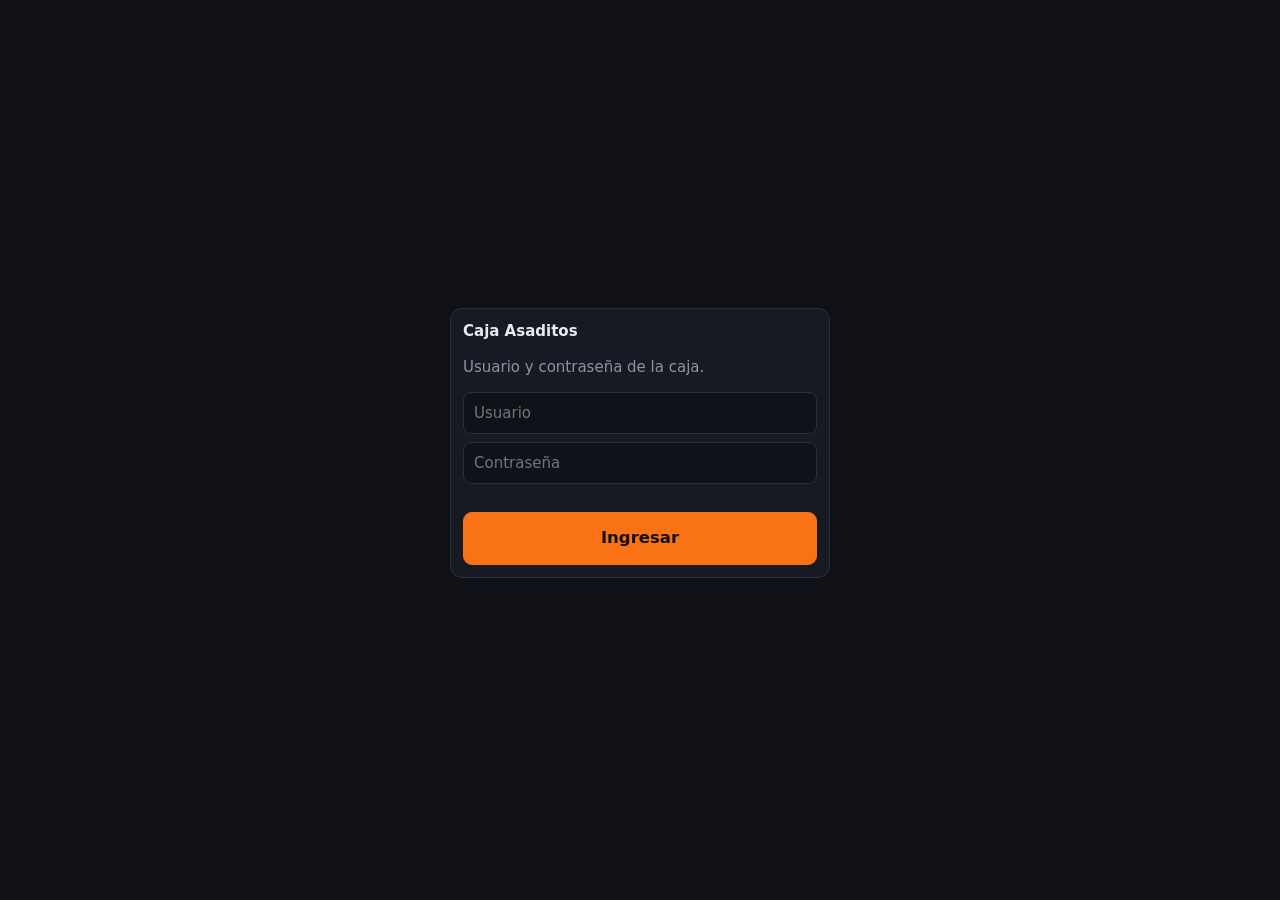
<file: caja-asaditos.html>
<!DOCTYPE html>
<html lang="es">
<head>
<meta charset="UTF-8">
<meta name="viewport" content="width=device-width,initial-scale=1,viewport-fit=cover">
<meta http-equiv="Content-Security-Policy" content="default-src 'self'; script-src 'self' 'unsafe-inline'; style-src 'self' 'unsafe-inline'; img-src 'self' data:; connect-src https://sdpysvowvwucjfnyosuf.supabase.co; object-src 'none'; base-uri 'self'; form-action 'self'">
<meta name="theme-color" content="#0f1117">
<title>Caja Asaditos</title>
<link rel="icon" href="icon-192.png">
<style>
:root{--bg:#0f1117;--panel:#171a22;--line:#2a2f3b;--text:#e8eaf0;--muted:#8b93a7;--acc:#f97316;--ok:#22c55e;--bad:#ef4444;--input:#0f1218}
*{box-sizing:border-box}html,body{margin:0;background:var(--bg);color:var(--text);font:15px/1.35 system-ui,-apple-system,Segoe UI,Roboto,sans-serif}
button,input{font:inherit;color:inherit}
.top{position:sticky;top:0;z-index:5;display:flex;align-items:center;gap:8px;padding:10px 14px;background:var(--panel);border-bottom:1px solid var(--line)}
.brand{font-weight:800;letter-spacing:.04em}.spacer{flex:1}.muted{color:var(--muted)}
.btn{background:var(--input);border:1px solid var(--line);border-radius:9px;padding:8px 12px;cursor:pointer}.btn:disabled{opacity:.5;cursor:default}
.btn.primary{background:var(--acc);border-color:var(--acc);color:#111;font-weight:800}.btn.danger{color:var(--bad)}
.wrap{display:grid;grid-template-columns:1fr 360px;gap:14px;padding:14px;max-width:1300px;margin:0 auto}
@media(max-width:900px){.wrap{grid-template-columns:1fr}}
/* Celular: tarjetas compactas, barra fija abajo con el total y botón al ticket */
html,body{-webkit-text-size-adjust:100%}button{touch-action:manipulation}
.rapidos{display:flex;gap:6px;flex-wrap:wrap;margin:4px 0}.rapidos .btn{flex:1;padding:8px 4px;font-size:.85rem}
.barra{display:none}#ticketTit{scroll-margin-top:70px}
@media(max-width:900px){
  .wrap{padding:10px;gap:10px}#fechaTxt{display:none}
  .grid{grid-template-columns:repeat(2,1fr);gap:8px}
  .prod{min-height:72px;padding:10px 8px}.prod b{font-size:.85rem}
  input{font-size:16px!important}
  .barra{position:fixed;left:0;right:0;bottom:0;z-index:10;display:flex;gap:10px;align-items:center;padding:10px 12px calc(10px + env(safe-area-inset-bottom));background:var(--panel);border-top:1px solid var(--line)}
  .barra.vacia,.barra.oculta{display:none}.barra .info{flex:1;line-height:1.15}.barra .info b{display:block;font-size:1.25rem}
  body.con-barra{padding-bottom:84px}.toast{bottom:96px}
}
.grid{display:grid;grid-template-columns:repeat(auto-fill,minmax(140px,1fr));gap:10px}
.prod{background:var(--panel);border:1px solid var(--line);border-radius:12px;padding:14px 10px;min-height:86px;text-align:left;cursor:pointer;display:flex;flex-direction:column;justify-content:space-between;position:relative}
.prod:active{transform:scale(.98);border-color:var(--acc)}.prod b{font-size:.95rem}.prod span{color:var(--acc);font-weight:700;font-variant-numeric:tabular-nums}
.prod i{position:absolute;top:6px;right:8px;font-style:normal;background:var(--acc);color:#111;border-radius:99px;padding:0 7px;font-weight:800;font-size:.8rem}
.card{background:var(--panel);border:1px solid var(--line);border-radius:12px;padding:12px;margin-bottom:14px}
.card h2{margin:0 0 8px;font-size:1rem}
.line{display:flex;align-items:center;gap:8px;padding:6px 0;border-bottom:1px solid var(--line)}.line:last-child{border-bottom:0}
.line .n{flex:1}.num{font-variant-numeric:tabular-nums;text-align:right}
.q{width:30px;height:30px;padding:0;border-radius:8px}
.total{display:flex;justify-content:space-between;font-size:1.4rem;font-weight:800;margin:10px 0}
.pers{display:flex;gap:5px;flex-wrap:wrap;margin:0 0 8px}.pers .btn{padding:6px 10px;font-size:.85rem}.pers .btn.on{border-color:var(--acc);color:var(--acc);font-weight:700}
.grp{display:flex;align-items:center;gap:8px;margin-top:8px;padding:6px 8px;background:var(--input);border-radius:8px;font-weight:700}.grp .n{flex:1}.grp.on{outline:1px solid var(--acc)}
.mesas{display:flex;gap:8px;overflow-x:auto;padding:10px 14px 0;max-width:1300px;margin:0 auto}.mesas:empty{display:none}
.mesa{flex:0 0 auto;background:var(--panel);border:1px solid var(--line);border-radius:12px;padding:8px 12px;text-align:left;cursor:pointer}.mesa b{display:block}.mesa span{color:var(--acc);font-weight:700;font-size:.85rem}.mesa.on{border-color:var(--acc);box-shadow:0 0 0 1px var(--acc) inset}
.metodos{display:grid;grid-template-columns:repeat(3,1fr);gap:6px;margin-bottom:8px}.metodos .btn.on{border-color:var(--acc);color:var(--acc);font-weight:700}
.field{display:flex;gap:8px;align-items:center;margin:6px 0}.field input{flex:1;background:var(--input);border:1px solid var(--line);border-radius:8px;padding:8px;text-align:right}
.big{width:100%;padding:14px;font-size:1.1rem}
.err{color:var(--bad);min-height:20px;font-size:.85rem}
.tk{font-size:.85rem}.tk.anulada{opacity:.45;text-decoration:line-through}
.auth{position:fixed;inset:0;z-index:20;background:var(--bg);display:none;align-items:center;justify-content:center;padding:16px}.auth.on{display:flex}
.auth .box{width:min(380px,100%)}.auth input{width:100%;background:var(--input);border:1px solid var(--line);border-radius:8px;padding:10px;margin-bottom:8px}
.bill{display:grid;grid-template-columns:1fr 84px 96px;gap:8px;align-items:center;padding:4px 0}.bill input{width:100%;background:var(--input);border:1px solid var(--line);border-radius:8px;padding:8px;text-align:right}
details.card>summary{cursor:pointer;font-weight:700;list-style:none}details.card>summary::after{content:' ▾';color:var(--muted)}details.card[open]>summary{margin-bottom:8px}
.toast{position:fixed;left:50%;bottom:20px;transform:translateX(-50%);background:var(--ok);color:#111;font-weight:800;padding:10px 18px;border-radius:99px;display:none;z-index:30}
</style>
</head>
<body>
<div class="top">
  <div class="brand">🔥 CAJA ASADITOS</div>
  <span class="muted" id="fechaTxt"></span>
  <div class="spacer"></div>
  <button class="btn" id="recargar" title="Volver a leer productos y precios">↻</button>
  <button class="btn" id="salir">Salir</button>
</div>

<div class="mesas" id="mesas"></div>
<div class="wrap">
  <section><div class="grid" id="grid"></div></section>
  <aside>
    <div class="card">
      <h2 id="ticketTit">Ticket</h2>
      <div class="pers" id="pers"></div>
      <div id="ticket"></div>
      <div class="total"><span>Total</span><span id="total" class="num">₲ 0</span></div>
      <div class="metodos" id="metodos"></div>
      <div id="efBox">
        <div class="field"><label>Recibido</label><input id="recibido" inputmode="numeric" placeholder="0"></div>
        <div class="rapidos" id="rapidos"></div>
        <div class="field"><label>Vuelto</label><b id="vuelto" class="num" style="flex:1">₲ 0</b></div>
      </div>
      <div class="err" id="err"></div>
      <button class="btn primary big" id="cobrar">Cobrar</button>
      <button class="btn" id="guardarMesa" style="width:100%;margin-top:6px">🍽️ Dejar como mesa pendiente</button>
      <button class="btn" id="limpiar" style="width:100%;margin-top:6px">Limpiar</button>
      <button class="btn danger" id="borrarMesa" style="width:100%;margin-top:6px;display:none">Borrar mesa</button>
    </div>
    <div class="card">
      <h2>Ventas de hoy</h2>
      <div id="resumen"></div>
      <div id="tickets" style="margin-top:8px"></div>
    </div>
    <details class="card" id="contador">
      <summary>💵 Contar efectivo de la caja</summary>
      <div class="muted" style="font-size:.85rem;margin-bottom:6px">Al cerrar, contá todo el efectivo que dejás en la caja y guardalo.</div>
      <div id="bills"></div>
      <div class="total" style="font-size:1.15rem"><span>Total contado</span><span id="billTotal" class="num">₲ 0</span></div>
      <button class="btn primary big" id="guardarConteo">Guardar conteo</button>
      <div class="muted" id="ultConteo" style="margin-top:8px;font-size:.85rem"></div>
    </details>
  </aside>
</div>

<div class="auth" id="auth"><div class="box card">
  <h2>Caja Asaditos</h2>
  <p class="muted">Usuario y contraseña de la caja.</p>
  <input id="user" placeholder="Usuario" autocomplete="username">
  <input id="pass" type="password" placeholder="Contraseña" autocomplete="current-password">
  <div class="err" id="authErr"></div>
  <button class="btn primary big" id="entrar">Ingresar</button>
</div></div>
<div class="toast" id="toast"></div>
<div class="barra vacia" id="barra"><div class="info"><span class="muted" id="barraUds"></span><b id="barraTot">₲ 0</b></div><button class="btn primary" id="verTicket" style="padding:12px 18px">Cobrar ›</button></div>

<script>
const API_URL='https://sdpysvowvwucjfnyosuf.supabase.co/functions/v1/asaditos-v2-api';
const API_KEY='sb_publishable_Px9Uz083rGIy3drTUvlDdw_otNlwCvs';
const TOKEN_KEY='caja_asaditos_token',PROD_KEY='caja_asaditos_productos';
const METODOS={ef:'Efectivo',pos:'POS',tr:'Transf.',py:'Pedidos Ya',mo:'Monchis',ch:'Chompi',mi:'Mirna',ju:'Julio'}; // ch/mi/ju: consumo sin pago en caja
const $=id=>document.getElementById(id);
const DENOM=[100000,50000,20000,10000,5000,2000,1000,500,100,50];
let token=localStorage.getItem(TOKEN_KEY)||'',productos=[],carrito={},metodo='ef',ventas=[],agotados=new Set(),conteo=null,billetes={},cobrando=false,mesas=[],mesa=null,sucio=false,pers=0,cobrarP=null;
// Carrito: clave «idProducto|persona» (persona 0 = sin asignar, 1 a 8 = cuenta separada)
const ck=(id,p)=>id+'|'+(p||0),cid=k=>k.split('|')[0],cpers=k=>+k.split('|')[1]||0;

// Noche de trabajo: hasta las 6:00 cuenta como el día anterior (igual que Pedidos online)
function hoy(){const d=new Date(Date.now()-6*3600e3);d.setMinutes(d.getMinutes()-d.getTimezoneOffset());return d.toISOString().slice(0,10)}
function money(n){return '₲ '+Math.round(n||0).toLocaleString('es-PY')}
function esc(s){return String(s).replace(/[&<>"']/g,c=>({'&':'&amp;','<':'&lt;','>':'&gt;','"':'&quot;',"'":'&#39;'}[c]))}
async function api(action,payload={}){
  const res=await fetch(API_URL,{method:'POST',headers:{'Content-Type':'application/json','apikey':API_KEY},body:JSON.stringify({action,token,...payload})});
  let out={};try{out=await res.json()}catch(e){}
  if(res.status===401&&action!=='login'){token='';localStorage.removeItem(TOKEN_KEY);$('auth').classList.add('on')}
  if(!res.ok)throw new Error(out.error||'Error de conexión');
  return out;
}
function toast(t){const el=$('toast');el.textContent=t;el.style.display='block';clearTimeout(toast.t);toast.t=setTimeout(()=>el.style.display='none',1600)}

async function cargarProductos(){
  const out=await api('productos');
  productos=out.productos||[];try{localStorage.setItem(PROD_KEY,JSON.stringify(productos))}catch(e){}
  Object.keys(carrito).forEach(k=>{if(!productos.some(p=>p.id===cid(k)))delete carrito[k]});
  render();
}
async function cargarVentas(){const out=await api('ventas',{fecha:hoy()});ventas=out.ventas||[];agotados=new Set(out.agotados||[]);conteo=out.conteo||null;mesas=out.mesas||[];
  // Si la mesa abierta acá ya se cobró o borró en otro celular, se suelta
  if(mesa&&!mesas.some(m=>m.id===mesa.id)){mesa=null;carrito={};sucio=false;pers=0;cobrarP=null;toast('Esa mesa ya fue cerrada')}
  renderConteo();renderVentas();render()}
async function iniciar(){
  $('fechaTxt').textContent=new Date(hoy()+'T12:00:00').toLocaleDateString('es-PY',{weekday:'long',day:'numeric',month:'long'});
  if(!token){$('auth').classList.add('on');return}
  // Productos guardados de la última vez: la pantalla se ve al instante mientras carga
  try{productos=JSON.parse(localStorage.getItem(PROD_KEY))||[];if(productos.length)render()}catch(e){productos=[]}
  try{await Promise.all([cargarProductos(),cargarVentas()])}catch(e){$('err').textContent=e.message}
}

// Líneas del carrito ordenadas por persona; cobrarP elige a quién se cobra (null = todo)
function lineasCarrito(){const out=[];for(let q=0;q<=8;q++)productos.forEach(p=>{const c=carrito[ck(p.id,q)];if(c)out.push({key:ck(p.id,q),id:p.id,p:q,cant:c,prod:p})});return out}
const aCobrar=()=>lineasCarrito().filter(l=>cobrarP===null||l.p===cobrarP);
const sumar=ls=>ls.reduce((a,l)=>a+l.cant*(+l.prod.price||0),0);
function totalCarrito(){return sumar(aCobrar())}
const enProd=id=>Object.keys(carrito).filter(k=>cid(k)===id).reduce((a,k)=>a+carrito[k],0);
function render(){
  $('mesas').innerHTML=mesas.map(m=>`<button class="mesa ${mesa&&mesa.id===m.id?'on':''}" data-mesa="${esc(m.id)}"><b>🍽️ ${esc(m.nombre)}</b><span>${money(m.items.reduce((a,i)=>a+i.precio*i.cant,0))}</span></button>`).join('');
  $('guardarMesa').textContent=mesa?'💾 Guardar mesa':'🍽️ Dejar como mesa pendiente';
  $('limpiar').textContent=mesa?'Volver a venta nueva':'Limpiar';
  $('borrarMesa').style.display=mesa?'':'none';
  $('grid').innerHTML=productos.map(p=>`<button class="prod" data-id="${esc(p.id)}">${enProd(p.id)?`<i>${enProd(p.id)}</i>`:''}<b>${esc(p.name)}</b><span>${money(p.price)}</span>${quedan(p.id)}</button>`).join('')||'<div class="muted">Sin productos activos en el sistema de asaditos.</div>';
  const lineas=lineasCarrito(),separado=lineas.some(l=>l.p>0);
  if(cobrarP!==null&&!lineas.some(l=>l.p===cobrarP))cobrarP=null;
  $('pers').innerHTML='<span class="muted" style="align-self:center;font-size:.85rem">Anotar a:</span>'+[0,1,2,3,4,5,6,7,8].map(q=>`<button class="btn ${q===pers?'on':''}" data-pers="${q}">${q?'👤'+q:'Todos'}</button>`).join('');
  const fila=l=>`<div class="line"><span class="n">${esc(l.prod.name)}</span><button class="btn q" data-menos="${esc(l.key)}">−</button><b class="num" style="width:26px;text-align:center">${l.cant}</b><button class="btn q" data-mas="${esc(l.key)}">+</button><span class="num" style="width:84px">${money(l.cant*(+l.prod.price||0))}</span></div>`;
  $('ticket').innerHTML=!lineas.length?'<div class="muted">Tocá un producto para agregarlo.</div>':!separado?lineas.map(fila).join(''):
    [0,1,2,3,4,5,6,7,8].map(q=>{const ls=lineas.filter(l=>l.p===q);if(!ls.length)return '';
      return `<div class="grp ${cobrarP===q?'on':''}"><span class="n">${q?'👤 Persona '+q:'Sin asignar'} · ${money(sumar(ls))}</span><button class="btn q" style="width:auto;padding:0 10px" data-cobrarp="${q}">${cobrarP===q?'✓ Cobrando':'Cobrar'}</button></div>`+ls.map(fila).join('')}).join('');
  $('ticketTit').textContent=(mesa?'🍽️ '+mesa.nombre:'Ticket')+(cobrarP!==null?' · '+(cobrarP?'Persona '+cobrarP:'Sin asignar'):'');
  $('total').textContent=money(totalCarrito());
  $('metodos').innerHTML=Object.entries(METODOS).map(([k,v])=>`<button class="btn ${k===metodo?'on':''}" data-met="${k}">${v}</button>`).join('');
  $('efBox').style.display=metodo==='ef'?'':'none';
  calcVuelto();
  $('cobrar').disabled=!lineas.length||cobrando;$('guardarMesa').disabled=!lineas.length||cobrando;
  $('cobrar').textContent=cobrarP===null?(separado?'Cobrar todo':'Cobrar'):'Cobrar '+(cobrarP?'Persona '+cobrarP:'sin asignar');
  const uds=lineas.reduce((a,l)=>a+l.cant,0),t=totalCarrito();
  $('barra').classList.toggle('vacia',!uds);document.body.classList.toggle('con-barra',!!uds);
  $('barraUds').textContent=uds+' producto'+(uds===1?'':'s');$('barraTot').textContent=money(t);
  // Montos rápidos para el efectivo recibido: justo y billetes que alcanzan
  $('rapidos').innerHTML=t?[t,...[20000,50000,100000].filter(v=>v>t)].slice(0,4).map(v=>`<button class="btn" data-rec="${v}">${v===t?'Justo':money(v).replace('₲ ','')}</button>`).join(''):'';
}
// Solo se muestra si está agotado: el stock no se le muestra al empleado
function quedan(id){return agotados.has(id)?'<small style="color:var(--bad);font-weight:700">Agotado</small>':''}
function calcVuelto(){const r=+$('recibido').value||0,t=totalCarrito();$('vuelto').textContent=r?money(r-t):'—';$('vuelto').style.color=r&&r<t?'var(--bad)':''}
// Contador de efectivo (conteo ciego: no muestra lo esperado)
function renderBills(){
  $('bills').innerHTML=DENOM.map(d=>`<div class="bill"><span>${money(d)}</span><input inputmode="numeric" data-bill="${d}" value="${billetes[d]||''}" placeholder="0"><b class="num" data-sub="${d}">${billetes[d]?money(d*billetes[d]):'—'}</b></div>`).join('');
  totalBills();
}
function totalBills(){$('billTotal').textContent=money(DENOM.reduce((a,d)=>a+d*(billetes[d]||0),0))}
function renderConteo(){$('ultConteo').textContent=conteo?'Último conteo guardado: '+money(conteo.total)+' a las '+new Date(conteo.created_at).toLocaleTimeString('es-PY',{hour:'2-digit',minute:'2-digit'}):''}
function renderVentas(){
  const ok=ventas.filter(v=>!v.anulada),porMet={},porProd={};
  ok.forEach(v=>{porMet[v.metodo]=(porMet[v.metodo]||0)+(+v.total||0);(v.items||[]).forEach(i=>{const r=porProd[i.id]||(porProd[i.id]={n:i.nombre,c:0,t:0});r.c+=i.cant;r.t+=i.cant*i.precio})});
  const total=ok.reduce((a,v)=>a+(+v.total||0),0);
  $('resumen').innerHTML=`<div class="total" style="font-size:1.1rem"><span>${ok.length} ticket(s)</span><span class="num">${money(total)}</span></div>`+
    Object.entries(porMet).map(([k,v])=>`<div class="line"><span class="n">${METODOS[k]||k}</span><b class="num">${money(v)}</b></div>`).join('')+
    (Object.keys(porProd).length?'<div class="muted" style="margin-top:8px">Unidades</div>'+Object.values(porProd).sort((a,b)=>b.c-a.c).map(r=>`<div class="line"><span class="n">${esc(r.n)}</span><span class="num">${r.c}</span><span class="num" style="width:90px">${money(r.t)}</span></div>`).join(''):'');
  $('tickets').innerHTML=ventas.map(v=>`<div class="line tk ${v.anulada?'anulada':''}"><span class="muted">${new Date(v.created_at).toLocaleTimeString('es-PY',{hour:'2-digit',minute:'2-digit'})}</span><span class="n">${(v.items||[]).map(i=>i.cant+'× '+esc(i.nombre)).join(', ')} · ${METODOS[v.metodo]||v.metodo}</span><b class="num">${money(v.total)}</b>${v.anulada?'':`<button class="btn danger q" data-anular="${esc(v.id)}" title="Anular">×</button>`}</div>`).join('');
}

document.addEventListener('click',async e=>{
  const b=e.target.closest('button');if(!b)return;
  if(b.dataset.id){const k=ck(b.dataset.id,pers);carrito[k]=(carrito[k]||0)+1;sucio=true;render()}
  else if(b.dataset.pers){pers=+b.dataset.pers;render()}
  else if(b.dataset.cobrarp){const q=+b.dataset.cobrarp;cobrarP=cobrarP===q?null:q;$('recibido').value='';render()}
  else if(b.dataset.mas){carrito[b.dataset.mas]++;sucio=true;render()}
  else if(b.dataset.menos){if(--carrito[b.dataset.menos]<=0)delete carrito[b.dataset.menos];sucio=true;render()}
  else if(b.dataset.mesa)abrirMesa(b.dataset.mesa);
  else if(b.dataset.met){metodo=b.dataset.met;render()}
  else if(b.dataset.rec){$('recibido').value=b.dataset.rec;calcVuelto()}
  else if(b.dataset.anular){
    if(!confirm('¿Anular este ticket?'))return;
    try{await api('anular',{id:b.dataset.anular});await cargarVentas();toast('Ticket anulado')}catch(err){alert(err.message)}
  }
});
// La barra de abajo se oculta mientras el ticket está a la vista (no tapa sus botones)
if('IntersectionObserver' in window)new IntersectionObserver(es=>$('barra').classList.toggle('oculta',es[0].isIntersecting),{rootMargin:'0px 0px -40% 0px'}).observe($('ticketTit').parentNode);
$('verTicket').onclick=()=>$('ticketTit').scrollIntoView({behavior:'smooth',block:'start'});
$('bills').oninput=e=>{const d=e.target.dataset.bill;if(!d)return;e.target.value=e.target.value.replace(/\D/g,'');billetes[d]=+e.target.value||0;
  e.target.parentNode.querySelector('[data-sub]').textContent=billetes[d]?money(d*billetes[d]):'—';totalBills()};
$('guardarConteo').onclick=async()=>{
  const total=DENOM.reduce((a,d)=>a+d*(billetes[d]||0),0);
  if(!confirm('¿Guardar conteo de '+money(total)+'?'))return;
  try{const out=await api('conteo',{fecha:hoy(),billetes});conteo=out.conteo;renderConteo();toast('Conteo guardado')}catch(err){alert(err.message)}
};
renderBills();
$('recibido').oninput=e=>{e.target.value=e.target.value.replace(/\D/g,'');calcVuelto()};
$('limpiar').onclick=()=>{if(mesa&&sucio&&!confirm('Hay cambios sin guardar en la mesa. ¿Descartarlos?'))return;mesa=null;sucio=false;carrito={};pers=0;cobrarP=null;$('recibido').value='';$('err').textContent='';render()};
$('cobrar').onclick=async()=>{
  const sel=aCobrar(),items=sel.map(l=>({id:l.id,cant:l.cant,persona:l.p}));
  const claves=new Set(sel.map(l=>l.key)),resto=lineasCarrito().filter(l=>!claves.has(l.key)).map(l=>({id:l.id,cant:l.cant,persona:l.p}));
  if(!items.length||cobrando)return;
  if(metodo==='ef'&&$('recibido').value&&+$('recibido').value<totalCarrito()){$('err').textContent='El monto recibido no alcanza.';return}
  $('err').textContent='';
  // Venta simple: se cobra al instante y se guarda en segundo plano; si falla, vuelve el carrito
  if(!mesa){
    const met=metodo,tot=totalCarrito();
    sel.forEach(l=>delete carrito[l.key]);if(!resto.length){carrito={};pers=0}cobrarP=null;sucio=false;$('recibido').value='';metodo='ef';render();toast('Cobrado '+money(tot));
    api('venta',{fecha:hoy(),metodo:met,items}).then(out=>{if(!ventas.some(v=>v.id===out.venta.id))ventas.unshift(out.venta);renderVentas();cargarVentas().catch(()=>{})})
      .catch(err=>{if(!mesa){sel.forEach(l=>{carrito[l.key]=(carrito[l.key]||0)+l.cant});metodo=met;render()}$('err').textContent='No se guardó la venta: '+err.message;alert('No se guardó la venta de '+money(tot)+': '+err.message)});
    return;
  }
  cobrando=true;render();
  try{
    const out=await api('mesa_cobrar',{id:mesa.id,fecha:hoy(),metodo,items,resto});
    // Se saca del carrito lo cobrado; si queda algo (otras personas), sigue abierto
    sel.forEach(l=>delete carrito[l.key]);cobrarP=null;
    if(!resto.length){carrito={};mesa=null;pers=0}
    sucio=false;
    ventas.unshift(out.venta);renderVentas();cargarVentas().catch(()=>{});
    $('recibido').value='';metodo='ef';toast('Cobrado '+money(out.venta.total));
  }catch(err){$('err').textContent=err.message}
  finally{cobrando=false;render()}
};
// Mesas pendientes
function abrirMesa(id){
  const m=mesas.find(x=>x.id===id);if(!m||(mesa&&mesa.id===id))return;
  if(sucio&&Object.keys(carrito).length&&!confirm(mesa?'Hay cambios sin guardar en '+mesa.nombre+'. ¿Descartarlos?':'Hay un ticket sin cobrar. ¿Descartarlo?'))return;
  mesa={id:m.id,nombre:m.nombre};carrito={};sucio=false;pers=0;cobrarP=null;$('recibido').value='';$('err').textContent='';
  m.items.forEach(i=>{if(productos.some(p=>p.id===i.id)){const k=ck(i.id,i.persona);carrito[k]=(carrito[k]||0)+i.cant}});
  render();$('ticketTit').scrollIntoView({behavior:'smooth',block:'start'});
}
$('guardarMesa').onclick=async()=>{
  const items=lineasCarrito().map(l=>({id:l.id,cant:l.cant,persona:l.p}));if(!items.length)return;
  let nombre=mesa&&mesa.nombre;
  if(!mesa){nombre=(prompt('Nombre de la mesa (ej: Mesa 3, Juan):','Mesa '+(mesas.length+1))||'').trim();if(!nombre)return}
  try{await api('mesa_guardar',{id:mesa&&mesa.id,fecha:hoy(),nombre,items});carrito={};mesa=null;sucio=false;pers=0;cobrarP=null;$('recibido').value='';toast('Mesa guardada: '+nombre);await cargarVentas()}
  catch(err){$('err').textContent=err.message}
};
$('borrarMesa').onclick=async()=>{
  if(!mesa||!confirm('¿Borrar '+mesa.nombre+'? No se cobra nada.'))return;
  try{await api('mesa_borrar',{id:mesa.id});carrito={};mesa=null;sucio=false;pers=0;cobrarP=null;toast('Mesa borrada');await cargarVentas()}catch(err){alert(err.message)}
};
$('recargar').onclick=async()=>{try{await Promise.all([cargarProductos(),cargarVentas()]);toast('Actualizado')}catch(e){$('err').textContent=e.message}};
$('salir').onclick=async()=>{if(!confirm('¿Cerrar sesión?'))return;try{await api('logout')}catch(e){}token='';localStorage.removeItem(TOKEN_KEY);$('auth').classList.add('on')};
$('entrar').onclick=async()=>{
  $('authErr').textContent='';
  try{
    const out=await api('login',{username:$('user').value,password:$('pass').value});
    token=out.token;localStorage.setItem(TOKEN_KEY,token);$('pass').value='';$('auth').classList.remove('on');iniciar();
  }catch(e){$('authErr').textContent=e.message}
};
$('pass').onkeydown=e=>{if(e.key==='Enter')$('entrar').click()};
iniciar();
setInterval(()=>{if(token&&!document.hidden)cargarVentas().catch(()=>{})},60000);
</script>
</body>
</html>
</file>
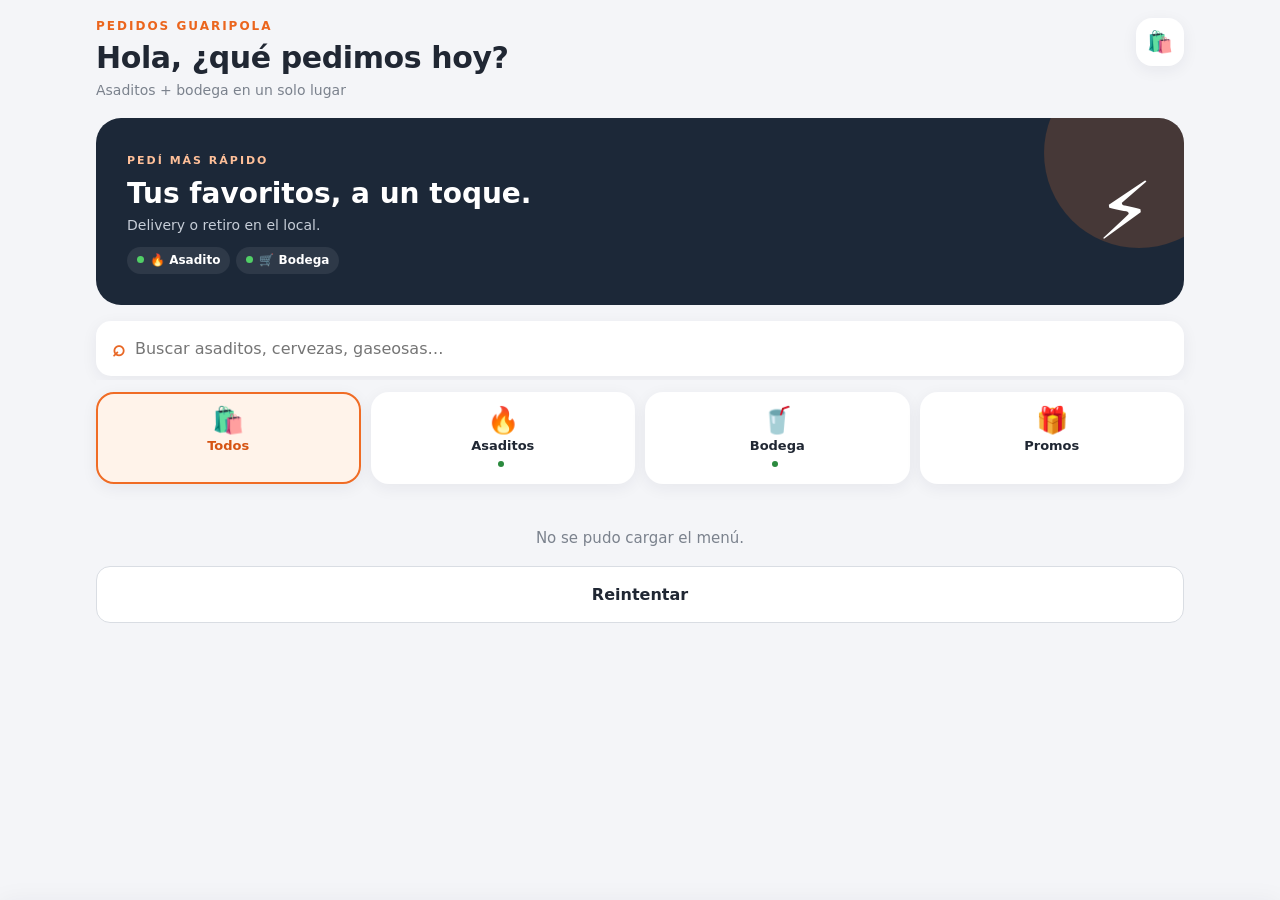
<file: pedidos-nuevo.html>
<!doctype html>
<html lang="es"><head><meta charset="utf-8"><meta name="viewport" content="width=device-width,initial-scale=1">
<title>Pedidos Guaripola</title><meta http-equiv="refresh" content="0;url=pedidos.html">
<script>location.replace('pedidos.html'+location.search+location.hash);</script>
</head><body style="background:#f4f5f8;font-family:system-ui;padding:24px"><a href="pedidos.html">Ir a Pedidos Guaripola</a></body></html>
</file>
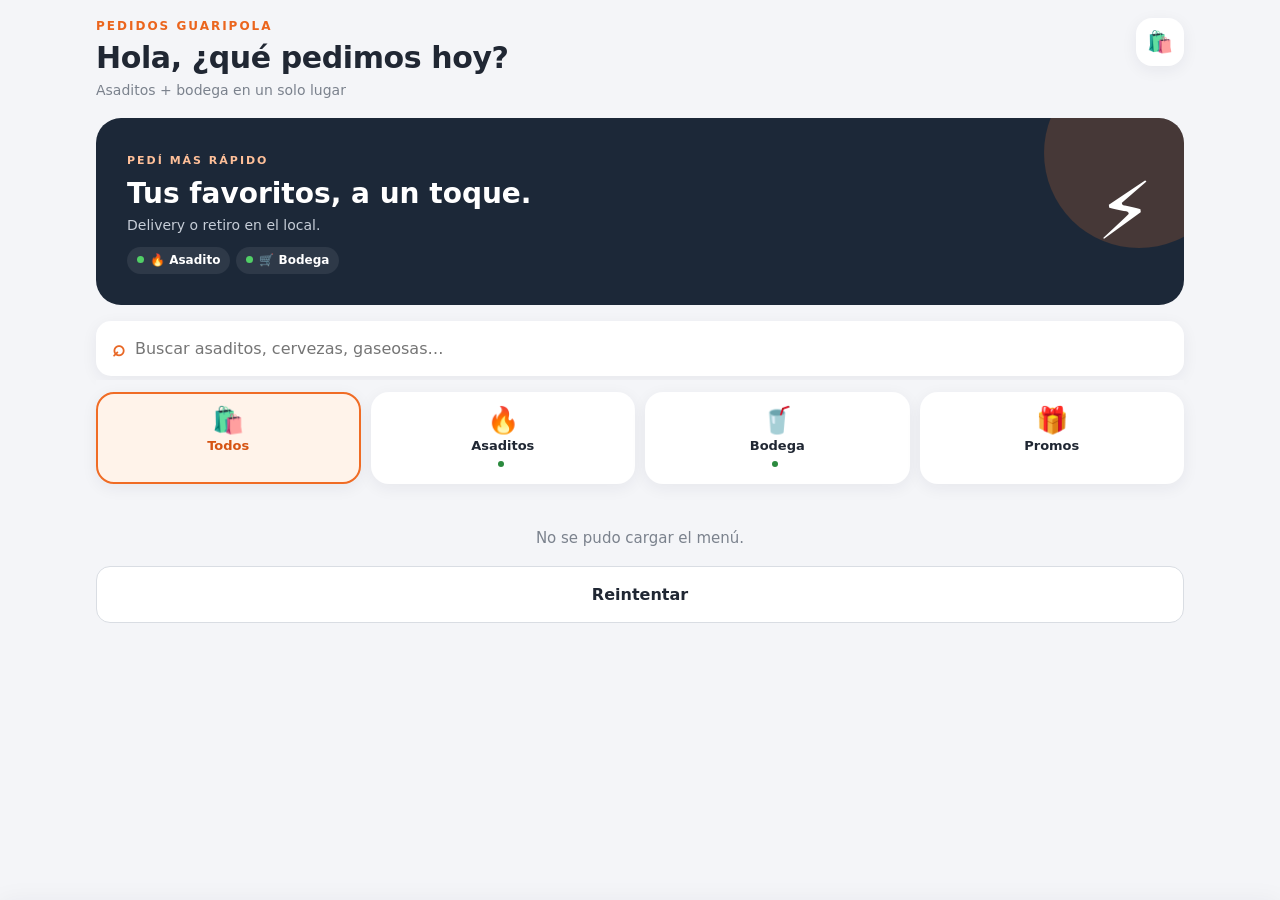
<file: pedidos.html>
<!doctype html>
<html lang="es">
<head>
<meta charset="utf-8">
<meta name="viewport" content="width=device-width,initial-scale=1,viewport-fit=cover">
<title>Pedidos Guaripola</title>
<meta name="description" content="Pedí asaditos y productos de la bodega Guaripola. Delivery o retiro.">
<meta name="theme-color" content="#f4f5f8">
<link rel="icon" href="icon-192.png">
<style>
/* Diseño Quick Order: solo presentación; la lógica es la misma de pedidos.html */
:root{--bg:#f4f5f8;--bg2:#fff;--bg3:#f0f1f4;--text:#202733;--text2:#7b828d;--border:#e8eaf0;--line:#d9dde3;--acc:#ef6a24;--acc2:#d65413;--accbg:#fff3ea;--dark:#1c2838;--ok:#2b8a3e;--err:#d63c3c;--r:18px;--sh:0 4px 16px #19263b10;color-scheme:light}
*{box-sizing:border-box;margin:0;padding:0}
html{-webkit-text-size-adjust:100%}
body{background:var(--bg);color:var(--text);font:15px/1.45 Inter,ui-sans-serif,system-ui,-apple-system,"Segoe UI",Roboto,sans-serif;overflow-x:hidden;padding-bottom:calc(24px + env(safe-area-inset-bottom))}
body.conbar{padding-bottom:calc(100px + env(safe-area-inset-bottom))}
button,input,textarea,select{font:inherit;color:inherit}
button{-webkit-tap-highlight-color:transparent;touch-action:manipulation}
.shell{max-width:1120px;margin:0 auto;padding:calc(18px + env(safe-area-inset-top)) max(16px,env(safe-area-inset-right)) 0 max(16px,env(safe-area-inset-left))}
.top{display:flex;justify-content:space-between;align-items:flex-start;gap:12px}
.kicker{font-size:12px;text-transform:uppercase;letter-spacing:2px;color:#eb651d;font-weight:800}
.top h1{font-size:26px;line-height:1.15;margin-top:6px;letter-spacing:-.4px}
.muted{color:var(--text2);font-size:14px;margin-top:4px}
.acts{display:flex;gap:8px;flex:none}
.iconbtn{position:relative;width:48px;height:48px;border:0;border-radius:16px;background:#fff;box-shadow:var(--sh);font-size:21px;cursor:pointer;display:grid;place-items:center;transition:transform .12s}
.iconbtn:active{transform:scale(.92)}
.badge{position:absolute;top:-5px;right:-5px;min-width:21px;height:21px;padding:0 6px;border-radius:11px;background:var(--acc);color:#fff;font-size:12px;font-weight:800;display:grid;place-items:center;border:2px solid var(--bg)}
.hero{position:relative;overflow:hidden;margin-top:18px;background:var(--dark);color:#fff;border-radius:25px;padding:24px;display:flex;justify-content:space-between;align-items:center;gap:12px}
.hero::after{content:'';position:absolute;right:-50px;top:-60px;width:190px;height:190px;border-radius:50%;background:#f77a3030}
.hero>*{position:relative;z-index:1}
.hero small{font-size:11px;letter-spacing:2px;color:#ffc099;font-weight:800}
.hero h2{font-size:23px;line-height:1.2;margin:6px 0 4px}
.hero p{color:#c6cdd7;font-size:14px}
.hero .sym{font-size:58px;flex:none}
.estados{display:flex;flex-wrap:wrap;gap:6px;margin-top:12px}
.estados span{font-size:12px;font-weight:700;background:#ffffff14;border-radius:999px;padding:5px 10px}
.estados span::before{content:'';display:inline-block;width:7px;height:7px;border-radius:50%;background:#51cf66;margin-right:6px;vertical-align:1px}
.estados span.cl::before{background:#ff8787}
#msg:not(:empty){margin:12px -16px 0;padding:0 16px 2px;display:flex;gap:8px;overflow-x:auto;scroll-snap-type:x mandatory;scroll-padding:0 16px;scrollbar-width:none}
#msg::-webkit-scrollbar{display:none}
#msg .banner{flex:1 0 min(300px,82%);margin:0;scroll-snap-align:start}
.banner{background:#fff;border:1px solid var(--border);border-radius:16px;padding:12px 14px;margin:8px 0;font-size:14px}
.banner.closed{border-color:#f3c4c4;background:#fff5f5;color:var(--err);font-weight:600}
.banner.promo{background:var(--accbg);border-color:#ffd8bf;color:var(--acc2);font-weight:700;font-size:14px}
.search{display:flex;align-items:center;gap:10px;background:#fff;border-radius:15px;box-shadow:var(--sh);padding:0 16px;margin-top:16px}
.search span{color:#e86725;font-size:22px;font-weight:700}
.search input{flex:1;min-width:0;border:0;outline:0;background:none;padding:16px 0;font-size:16px}
.tabs{display:grid;grid-template-columns:repeat(4,1fr);gap:10px;position:sticky;top:0;z-index:5;background:var(--bg);padding:12px 0;margin-top:4px}
.tab{background:#fff;border:2px solid transparent;border-radius:18px;padding:12px 4px 10px;cursor:pointer;font-weight:700;font-size:13px;box-shadow:var(--sh);transition:background .15s,border-color .15s,transform .12s;display:flex;flex-direction:column;align-items:center;gap:2px;min-width:0}
.tab:active{transform:scale(.96)}
.tab b{font-size:26px;line-height:1.1}
.tab.on{border-color:#f06c25;background:var(--accbg);color:var(--acc2)}
.tab small{font-size:10px;font-weight:700;color:var(--text2);white-space:nowrap}
.tab small::before{content:'';display:inline-block;width:6px;height:6px;border-radius:50%;background:var(--ok);margin-right:4px;vertical-align:1px}
.tab small.cl::before{background:var(--err)}
.sectionhead{display:flex;justify-content:space-between;align-items:center;gap:10px;margin:18px 0 8px}
.sectionhead h3{font-size:21px;letter-spacing:-.3px}
.sectionhead span{font-size:12px;font-weight:700;color:var(--text2)}
.st{border-radius:999px;padding:4px 10px;background:#e9f7ec;color:var(--ok)!important}
.st.cl{background:#fdecec;color:var(--err)!important}
.hor{font-size:12px;color:var(--text2);margin:-2px 0 6px}
.cerrado .qty{display:none}
.cerrado .item{opacity:.6}
.catnav{display:flex;gap:8px;overflow-x:auto;padding:2px 0 6px;scrollbar-width:none;margin:0 -16px;padding-left:16px;padding-right:16px}
.catnav::-webkit-scrollbar{display:none}
.catnav button{flex:none;border:1px solid var(--border);background:#fff;border-radius:999px;padding:8px 13px;font-size:13px;font-weight:700;cursor:pointer;text-transform:capitalize}
.cat{font-size:12px;letter-spacing:.08em;text-transform:uppercase;color:var(--text2);margin:16px 0 8px;font-weight:800;scroll-margin-top:110px}
.products{display:grid;grid-template-columns:1fr 1fr;gap:12px}
@media (max-width:700px){.products{grid-template-columns:1fr;gap:10px}}
.item{background:#fff;border:1px solid #edf0f2;border-radius:19px;padding:13px;box-shadow:0 2px 10px #19263b08;min-width:0}
.item .row,.pack{display:flex;align-items:center;gap:12px}
.pic{position:relative;width:64px;height:64px;flex:none;border-radius:16px;background:#fff1e7;display:grid;place-items:center;font-size:30px;overflow:hidden}
.pic img{position:absolute;inset:0;width:100%;height:100%;object-fit:contain;padding:3px;background:#fff}
.pic .mos{position:absolute;inset:0;display:grid;gap:2px;background:#fff;grid-template-rows:minmax(0,1fr)}.pic .mos img{position:static;width:100%;height:100%;min-width:0;min-height:0;padding:0;object-fit:cover}.pic .mos.n1 img{object-fit:contain;padding:3px}.pic .mos.n2{grid-template-columns:repeat(2,minmax(0,1fr))}.pic .mos.n3,.pic .mos.n4{grid-template-columns:repeat(2,minmax(0,1fr));grid-template-rows:repeat(2,minmax(0,1fr))}.pic .mos.n3 img:first-child{grid-row:span 2}.item.combo .pic{width:84px;height:84px}
.item .info,.pack .info{flex:1;min-width:0}
.item .nom{font-weight:700;font-size:15px;line-height:1.25;overflow-wrap:anywhere}
.item .pr{color:var(--text2);font-size:13px;margin-top:2px}
.price{color:#da5817;font-weight:800;font-size:15px}
.tags{display:flex;flex-wrap:wrap;gap:4px;margin-top:5px}
.tags:empty{display:none}
.tag{font-size:11px;font-weight:700;border-radius:8px;padding:2px 7px;background:var(--bg3);color:var(--text2)}
.tag.promo{background:var(--accbg);color:var(--acc2)}
.tag.ok{background:#e9f7ec;color:var(--ok)}
.pack{margin-top:10px;padding-top:10px;border-top:1px dashed var(--border)}
.pack .nom{font-size:14px}
.offb{position:absolute;top:3px;left:3px;z-index:2;width:32px;height:32px;border-radius:50%;background:#d61f26;color:#fff;font-weight:900;font-size:11px;line-height:1;display:flex;flex-direction:column;align-items:center;justify-content:center;box-shadow:0 2px 6px #0003}
.offb small{font-size:7px;font-weight:800;margin-top:1px}
.old{color:var(--text2);font-size:12px;font-weight:600}
.pack.destac .nom{font-size:15px;font-weight:800}.pack.off{opacity:.5}.pack.off .small{text-align:right}.pack.destac .price{font-size:16px}
.pack.unidad .nom{font-size:13px;font-weight:600;color:var(--text2)}.pack.unidad .price{font-size:14px;color:var(--text)}
.pack.unidad:not(.sola) .qty>button.add:only-child{width:34px;height:34px;font-size:20px;background:var(--bg3);color:var(--text);box-shadow:none}
.save{color:var(--ok);font-weight:700;font-size:12px}
.ret{color:var(--acc2);font-weight:700;font-size:12px}
.item.off{opacity:.5}
.item.promoc{border:2px solid #ffd2b8;background:var(--accbg)}.item.promoc .nom{color:var(--acc2)}
.item.combo{border:2px solid #ffd2b8;background:linear-gradient(#fff,#fffaf6)}.item.combo s{color:var(--text2)}
.qty{display:flex;align-items:center;gap:6px;flex:none}
.qty button{width:34px;height:34px;border-radius:11px;border:0;background:var(--bg3);font-size:19px;font-weight:700;cursor:pointer;transition:transform .12s ease,background .15s;display:grid;place-items:center}
.qty button:active{transform:scale(.86)}
.qty button.add{background:var(--acc);color:#fff}
.qty>button.add:only-child{width:40px;height:40px;border-radius:12px;font-size:24px;box-shadow:0 4px 12px #ef6a2440}
.qn{width:40px;height:34px;text-align:center;font-weight:800;font-size:16px;border:1px solid var(--line);border-radius:10px;background:#fff}
.qn:focus{outline:2px solid var(--acc);border-color:var(--acc)}
.bump{animation:bump .28s ease}
@keyframes bump{0%{transform:scale(1)}40%{transform:scale(1.14)}100%{transform:scale(1)}}
.fade{animation:fade .22s ease}
@keyframes fade{from{opacity:.35;transform:translateY(4px)}to{opacity:1;transform:none}}
.slide{display:grid;grid-template-rows:0fr;transition:grid-template-rows .25s ease}
.slide.open{grid-template-rows:1fr}
.slide>div{overflow:hidden}
@media (prefers-reduced-motion:reduce){*{animation:none!important;transition:none!important}}
.empty{color:var(--text2);text-align:center;padding:32px 0}
.mis{display:none}
.chips{display:flex;flex-wrap:wrap;gap:8px;margin:4px 0 2px}
.chip{display:inline-flex;border:1px solid var(--line);border-radius:999px;background:#fff;overflow:hidden}
.chip button{border:0;background:none;padding:8px 10px;font-size:14px;cursor:pointer}.chip button+button{padding:8px 10px 8px 2px;color:var(--text2)}
.chip.on{border-color:#f16e25;background:#fff1e6}.chip.on button{color:#d15416;font-weight:700}
.repetir{display:flex;align-items:center;justify-content:space-between;gap:12px;background:#fff;border:2px dashed #ffc8a6;border-radius:19px;padding:14px;margin:12px 0 4px}
.hist{display:flex;justify-content:space-between;align-items:center;width:100%;text-align:left;background:#fff;border:1px solid var(--border);border-radius:14px;padding:13px;margin-bottom:8px;cursor:pointer}
#aviso{position:fixed;left:50%;bottom:calc(24px + env(safe-area-inset-bottom));transform:translate(-50%,20px);background:#243142;color:#fff;padding:11px 18px;border-radius:14px;font-size:14px;font-weight:600;opacity:0;transition:.25s;z-index:30;pointer-events:none;max-width:calc(100% - 32px);box-shadow:0 8px 24px #0003}
body.conbar #aviso{bottom:calc(100px + env(safe-area-inset-bottom))}
#aviso.on{opacity:1;transform:translate(-50%,0)}
.sug{display:flex;gap:8px;overflow-x:auto;padding-bottom:4px;scrollbar-width:none}.sug::-webkit-scrollbar{display:none}
.sugi{flex:0 0 150px;background:#fff;border:1px solid var(--border);border-radius:14px;padding:10px;display:flex;flex-direction:column;gap:4px}
.sugi .nom{font-size:13px;font-weight:700;line-height:1.25;min-height:32px;overflow-wrap:anywhere}.sugi .pr{font-size:13px}
.sugi button{margin-top:auto;border:0;border-radius:10px;background:var(--accbg);color:var(--acc2);font-weight:800;padding:8px;cursor:pointer}
.eta{margin-top:10px;font-weight:700}
.calif{background:#fff;border-radius:16px;padding:14px;margin-top:14px;text-align:center}
.stars{display:flex;justify-content:center;gap:6px;margin:10px 0}.stars button{border:0;background:none;font-size:34px;line-height:1;color:#d9dde3;cursor:pointer;transition:transform .12s}
.stars button.on{color:#f5a623}.stars button:active{transform:scale(.85)}
.chk{display:flex;align-items:center;gap:10px;margin-top:16px;color:var(--text);font-size:15px;font-weight:700;cursor:pointer}
.chk input{width:20px;height:20px;accent-color:var(--acc)}
.bar{position:fixed;left:0;right:0;bottom:0;background:#fff;border-top:1px solid var(--border);z-index:10;padding:12px max(16px,env(safe-area-inset-right)) calc(12px + env(safe-area-inset-bottom)) max(16px,env(safe-area-inset-left));box-shadow:0 -6px 24px #19263b0d;transition:transform .25s ease}
.bar.hide{display:block!important;transform:translateY(110%)}
.barin{max-width:1120px;margin:0 auto;display:flex;align-items:center;justify-content:space-between;gap:12px}
.sum{display:flex;flex-direction:column;line-height:1.2}
.sum small{color:var(--text2);font-size:13px;font-weight:600}
.sum b{font-size:19px}
.pill{border:0;border-radius:14px;background:#ed6923;color:#fff;font-weight:800;font-size:15px;padding:15px 22px;cursor:pointer;white-space:nowrap;box-shadow:0 6px 16px #ed692340;transition:transform .12s}
.pill:active{transform:scale(.96)}
.sheet{position:fixed;inset:0;background:#0b152000;z-index:20;display:none;align-items:flex-end;justify-content:center;transition:background .25s ease}
.sheet.on{display:flex}
.sheet.show{background:#0b152087}
.sheet .box{transform:translateY(100%);transition:transform .28s cubic-bezier(.2,.8,.2,1);background:var(--bg);width:100%;max-height:92vh;max-height:92dvh;overflow:auto;overscroll-behavior:contain;border-radius:24px 24px 0 0;padding:18px 18px calc(22px + env(safe-area-inset-bottom))}
.sheet.show .box{transform:none}
@media (min-width:760px){.sheet{justify-content:flex-end;align-items:stretch}.sheet .box{width:min(440px,100%);max-height:none;height:100%;border-radius:24px 0 0 24px;transform:translateX(100%);padding:22px}}
.sheet h2{font-size:21px;margin-bottom:12px;display:flex;justify-content:space-between;align-items:center;letter-spacing:-.3px}
.sheet .item{margin-bottom:8px;box-shadow:none}
.x{border:0;background:#fff;width:38px;height:38px;border-radius:12px;font-size:17px;cursor:pointer;box-shadow:var(--sh)}
.line{display:flex;justify-content:space-between;gap:10px;padding:5px 0;font-size:14px}
.line.tot{font-weight:800;font-size:18px;border-top:1px solid var(--line);margin-top:6px;padding-top:10px}
.line.promo{color:var(--ok);font-weight:700}.line.promo s{color:var(--text2);font-weight:400;margin-right:6px}
#sh-tot{background:#fff;border-radius:16px;padding:10px 14px;margin:10px 0 4px}
.sub{font-size:12px;color:var(--text2);text-transform:uppercase;letter-spacing:.06em;margin:14px 0 6px;font-weight:800}
.h4{font-size:16px;font-weight:800;margin:20px 0 4px}
label{display:block;font-size:13px;color:var(--text2);margin:12px 0 5px;font-weight:600}
.in{width:100%;padding:13px;border-radius:12px;border:1px solid var(--line);background:#fff;font-size:16px}
.in:focus{outline:2px solid #ffc8a6;border-color:var(--acc)}
.sheet input,.sheet textarea,.sheet select{scroll-margin:120px}
.seg{display:flex;gap:8px}
.seg button{flex:1;padding:12px;border-radius:12px;border:1.5px solid var(--line);background:#fff;cursor:pointer;font-weight:700;transition:background .15s,border-color .15s}
.seg button.on{background:#fff1e6;border-color:#f16e25;color:#d15416}
.seg.pagos{flex-wrap:wrap}.seg.pagos button{flex:1 1 40%}
.env{margin-top:10px;padding-top:10px;border-top:1px dashed var(--border)}
.env .seg{margin-top:6px}.env .seg button{padding:8px;font-size:13px}
.env.falta .small{color:var(--err);font-weight:700}
.btn{width:100%;padding:16px;border:0;border-radius:14px;background:#ed6923;color:#fff;font-weight:800;font-size:16px;margin-top:16px;cursor:pointer;transition:transform .12s}
.btn:active{transform:scale(.98)}
.btn.sec{background:#fff;color:var(--text);border:1px solid var(--line)}
.btn.wa{background:#25d366}
.btn:disabled{opacity:.6}
.err{color:var(--err);font-size:14px;margin-top:10px;font-weight:600}
.small{font-size:12px;color:var(--text2)}
.note{font-size:12px;color:var(--text2);text-align:center;margin-top:10px}
.done{text-align:center;padding:24px 0}
.done .num{font-size:48px;font-weight:800;color:var(--acc)}
.estado{display:inline-block;margin-top:8px;padding:7px 15px;border-radius:999px;background:#fff;font-weight:700;box-shadow:var(--sh)}
.hide{display:none!important}
body.compacto .hero,body.compacto .top .muted{display:none}body.compacto .top{padding-top:4px}
.tabs.t5{grid-template-columns:repeat(5,1fr)}
@media (max-width:420px){.top h1{font-size:23px}.hero{padding:20px}.hero h2{font-size:20px}.hero .sym{font-size:44px}.tabs{gap:7px}.tab{font-size:12px;padding:10px 2px 8px}.tab b{font-size:22px}}
@media (min-width:760px){.top h1{font-size:30px}.hero{padding:31px}.hero h2{font-size:28px}.hero .sym{font-size:80px}}
</style>
</head>
<body>
<div class="shell">
<header class="top">
  <div><div class="kicker">Pedidos Guaripola</div><h1 id="hola">Hola, ¿qué pedimos hoy?</h1><p class="muted">Asaditos + bodega en un solo lugar</p></div>
  <div class="acts">
    <button id="misBtn" class="iconbtn hide" aria-label="Mis pedidos" title="Mis pedidos">📋</button>
    <button id="cartIcon" class="iconbtn" aria-label="Ver pedido">🛍️<span id="cartBadge" class="badge hide">0</span></button>
  </div>
</header>
<section class="hero">
  <div><small>PEDÍ MÁS RÁPIDO</small><h2>Tus favoritos, a un toque.</h2><p>Delivery o retiro en el local.</p>
  <div class="estados"><span id="hs-asadito">🔥 Asadito</span><span id="hs-bodega">🛒 Bodega</span><span id="hs-polleria" class="hide">🍗 Pollería</span></div></div>
  <div class="sym" aria-hidden="true">⚡</div>
</section>
<div id="msg"></div>
<div class="search"><span aria-hidden="true">⌕</span><input id="q" type="search" placeholder="Buscar asaditos, cervezas, gaseosas…" autocomplete="off" enterkeyhint="search"></div>
<nav class="tabs" id="cats">
  <button class="tab on" data-t="todos"><b>🛍️</b>Todos</button>
  <button class="tab" data-t="asadito"><b>🔥</b>Asaditos<small id="st-asadito"></small></button>
  <button class="tab hide" data-t="polleria" id="tab-polleria"><b>🍗</b>Pollería<small id="st-polleria"></small></button>
  <button class="tab" data-t="bodega"><b>🥤</b>Bodega<small id="st-bodega"></small></button>
  <button class="tab" data-t="promos"><b>🎁</b>Promos</button>
</nav>
<div id="list"><div class="empty">Cargando menú…</div></div>
</div>

<div class="bar hide" id="bar"><div class="barin"><div class="sum"><small id="cartCount">Carrito vacío</small><b id="cartTot"></b></div><button id="cartBtn" class="pill" disabled>Revisar pedido →</button></div></div>

<div class="sheet" id="sheet"><div class="box" id="box"></div></div>

<script>
const SB_URL='https://sdpysvowvwucjfnyosuf.supabase.co';
const SB_KEY='sb_publishable_Px9Uz083rGIy3drTUvlDdw_otNlwCvs';
const LS_ENV='gp_ped_env',LS_CART='gp_ped_cart', LS_CLI='gp_ped_cli', LS_LAST='gp_ped_last';
// Perfil sin registro: todo queda guardado en este celular
const LS_DIRS='gp_ped_dirs', LS_PREV='gp_ped_prev', LS_HIST='gp_ped_hist';
// Identificador de este celular: la promo de 1ª compra no se repite desde el mismo dispositivo
const DEV=(()=>{try{let d=localStorage.getItem('gp_ped_dev');if(!d){d=(crypto.randomUUID?crypto.randomUUID():Date.now().toString(36)+Math.random().toString(36).slice(2));localStorage.setItem('gp_ped_dev',d);}return d;}catch(e){return '';}})();
// Contador de visitas (anónimo): visita, agregó al carrito, pidió. Origen: ?src=ig / wa / estado…
const SRC=(()=>{try{let s=new URLSearchParams(location.search).get('src');
  if(!s)s=sessionStorage.getItem('gp_ped_src');
  if(!s){const u=navigator.userAgent||'',r=document.referrer||'';s=/Instagram/i.test(u)||/instagram\./i.test(r)?'ig':/FBAN|FBAV|FB_IAB|FBIOS|Messenger/i.test(u)||/facebook\.|fb\./i.test(r)?'fb':/TikTok|musical_ly|Bytedance/i.test(u)||/tiktok\./i.test(r)?'tiktok':/google\./i.test(r)?'google':r&&!r.includes(location.host)?'web':'directo';}
  s=String(s).toLowerCase().replace(/[^a-z0-9_-]/g,'').slice(0,20)||'directo';sessionStorage.setItem('gp_ped_src',s);return s;}catch(e){return 'directo';}})();
function track(ev){try{if(!DEV)return;rpc('pedidos_registrar_visita',{p_evento:ev,p_dev:DEV,p_src:SRC,p_movil:/Mobi|Android|iPhone|iPad/i.test(navigator.userAgent||'')}).catch(()=>{});}catch(e){}}
setTimeout(()=>track('visita'),1200);
function aviso(t){let e=$('aviso');if(!e){e=document.createElement('div');e.id='aviso';document.body.appendChild(e);}e.textContent=t;e.classList.remove('on');void e.offsetWidth;e.classList.add('on');clearTimeout(e._t);e._t=setTimeout(()=>e.classList.remove('on'),2600);}
let cat={config:{},asadito:[],bodega:[],polleria:[]}, tab='todos', q='', cart=lsGet(LS_CART,{}), ent='retiro', pago='efectivo';

function lsGet(k,d){try{const v=localStorage.getItem(k);return v?JSON.parse(v):d;}catch(e){return d;}}
function lsSet(k,v){try{localStorage.setItem(k,JSON.stringify(v));}catch(e){}
  // en navegadores internos, el link lleva el carrito para que "Abrir en el navegador" no lo pierda
  try{if(k===LS_CART&&IN_APP){const u=new URL(location.href);u.searchParams.delete('c');if(v&&Object.keys(v).length)u.searchParams.set('c',btoa(JSON.stringify(v)));history.replaceState(null,'',u.pathname+u.search);}}catch(e){}}
function esc(s){return String(s??'').replace(/[&<>"']/g,m=>({'&':'&amp;','<':'&lt;','>':'&gt;','"':'&quot;',"'":'&#39;'}[m]));}
function gs(n){return 'Gs. '+Math.round(Number(n)||0).toLocaleString('es-PY');}
function $(id){return document.getElementById(id);}
async function rpc(fn,body){
  const r=await fetch(SB_URL+'/rest/v1/rpc/'+fn,{method:'POST',headers:{apikey:SB_KEY,'Content-Type':'application/json'},body:JSON.stringify(body||{})});
  if(!r.ok) throw new Error('Error de conexión ('+r.status+')');
  return r.json();
}
// Locales: asadito, pollería y bodega (cada uno con su horario; asadito y pollería con su propia caja)
const LOC={asadito:{ico:'🔥',nom:'Asadito',sec:'Asaditos',art:'El asadito'},polleria:{ico:'🍗',nom:'Pollería',sec:'Pollería',art:'La pollería'},bodega:{ico:'🛒',nom:'Bodega',sec:'Bodega',art:'La bodega'}};
const LOCS=()=>['asadito','polleria','bodega'].filter(o=>o!=='polleria'||(cat.polleria||[]).length);
// Clave de carrito: "asadito:ID", "polleria:ID", "bodega:ID" o "bodega:ID|PACK_ID"
const key=(o,id,pk)=>o+':'+id+(pk?'|'+pk:'');
// Promociones vigentes (vienen del servidor; la base vuelve a calcular todo al confirmar)
const PROMOS=()=>cat.promos||[];
function promoTxt(x){
  const hasta=x.hora_hasta?' hasta las '+hhmm(x.hora_hasta):'',loc=x.local==='asadito'?' del asadito':x.local==='bodega'?' de la bodega':x.local==='polleria'?' de la pollería':'';
  if(x.tipo==='delivery_gratis')return '🛵 Delivery gratis'+(Number(x.monto_minimo)>0?' desde '+gs(x.monto_minimo):'')+(loc?' en compras'+loc:'')+hasta;
  if(x.tipo==='descuento')return '🏷️ '+Number(x.porcentaje)+'% off en '+(x.categorias&&x.categorias.length?x.categorias.join(', ').toLowerCase():x.productos&&x.productos.length?'productos seleccionados':'todo'+loc)+(Number(x.monto_minimo)>0?' (compras desde '+gs(x.monto_minimo)+')':'')+hasta;
  if(x.tipo==='fidelidad')return '⭐ Cada '+x.cada_n+' pedidos, el siguiente con delivery gratis';
  return x.nombre;
}
function comboInfo(pr){
  const comps=pr.componentes||[],normal=comps.reduce((a,c)=>a+(Number(c.precio)||0)*c.cantidad,0);
  const disp=comps.length&&comps.every(c=>c.disponible&&abierto(c.origen));
  const na=comps.filter(c=>c.origen==='asadito').reduce((a,c)=>a+(Number(c.precio)||0)*c.cantidad,0);
  return {normal,disp,fa:normal?na/normal:0,txt:comps.map(c=>c.cantidad+'× '+c.nombre).join(' + ')};
}
function line(k){
  const [o,rest]=k.split(/:(.+)/),[id,pk]=String(rest||'').split('|');
  if(o==='combo'){const pr=PROMOS().find(x=>x.tipo==='combo'&&x.id===id);if(!pr)return null;const ci=comboInfo(pr);
    return {o,id,p:pr,uds:1,env:null,precio:Number(pr.precio),nombre:'🎁 '+pr.nombre,disponible:ci.disp,combo:ci};}
  const p=(cat[o]||[]).find(x=>String(x.id)===id);if(!p)return null;
  const env=o==='bodega'&&p.envase?p.envase:null;
  if(!pk)return {o,id,p,uds:1,env,precio:p.precio,nombre:p.nombre,disponible:p.disponible!==false};
  const pc=(p.packs||[]).find(x=>x.id===pk);if(!pc)return null;
  return {o,id,pk,p,uds:pc.cantidad,env,precio:pc.precio,nombre:p.nombre+' · Pack x'+pc.cantidad,disponible:pc.disponible!==false};
}
function prod(k){return line(k);}
// Retornables: envs[k] = 'tengo' (cambia envases) | 'cobrar' (se cobra el envase)
let envs=lsGet(LS_ENV,{});
function envCosto(k){const l=line(k);return l&&l.env&&envs[k]==='cobrar'?l.env.precio*l.uds*(cart[k]||0):0;}
function envHtml(k){
  const l=line(k);if(!l||!l.env)return '';const n=l.uds*(cart[k]||0),e=envs[k];
  return '<div class="env'+(e?'':' falta')+'" data-envq="'+esc(k)+'"><div class="small">♻️ Retornable: ¿tenés '+(n>1?n+' envases':'el envase')+' para cambiar?</div><div class="seg">'+
    '<button data-env="'+esc(k)+'" data-v="tengo" class="'+(e==='tengo'?'on':'')+'">Sí, tengo</button>'+
    '<button data-env="'+esc(k)+'" data-v="cobrar" class="'+(e==='cobrar'?'on':'')+'">No · +'+gs(l.env.precio*n)+'</button></div></div>';
}

async function load(){
  try{
    cat=await rpc('pedidos_catalogo');
    // limpiar del carrito lo que ya no está disponible
    for(const k of Object.keys(cart)){const l=line(k);if(!l||!l.disponible)delete cart[k];}
    lsSet(LS_CART,cart);
    const c=cat.config||{};
    if(c.ahora)skew=Date.parse(c.ahora+'Z')-Date.now();
    // si el asadito está cerrado y la bodega abierta, arrancar en bodega
    if(primeraVez){primeraVez=false;} // en "Todos" el local abierto va primero
    $('msg').innerHTML=(!c.abierto?'<div class="banner closed">⏸ En este momento no estamos recibiendo pedidos.</div>':'')+
      (c.promo_delivery_primera&&c.abierto?'<div class="banner promo">🎉 <b>Delivery gratis</b> en tu primera compra online</div>':'')+
      PROMOS().filter(x=>x.tipo!=='combo'&&c.abierto).map(x=>'<div class="banner promo">'+esc(x.mensaje||promoTxt(x))+'</div>').join('')+
      (c.mensaje?'<div class="banner">'+esc(c.mensaje)+'</div>':'');
    render();
  }catch(e){$('list').innerHTML='<div class="empty">No se pudo cargar el menú. <br><button class="btn sec" onclick="load()">Reintentar</button></div>';}
}

// ─── Horarios (hora de Paraguay tomada del servidor) ───
const DIAS=['domingo','lunes','martes','miércoles','jueves','viernes','sábado'],DC=['Dom','Lun','Mar','Mié','Jue','Vie','Sáb'];
let skew=0,primeraVez=true;
function pyNow(){return new Date(Date.now()+skew);} // usar getUTC*: es la hora de pared de Paraguay
const mins=x=>{const [h,m]=String(x).split(':').map(Number);return h*60+(m||0);};
const hhmm=x=>x==='24:00'?'00:00':x;
function hor(l){const h=(cat.config&&cat.config.horarios||{})[l];return h||null;} // null = sin horario (siempre abierto)
function abierto(l,d){
  const h=hor(l);if(!h)return true;d=d||pyNow();
  const dw=d.getUTCDay(),m=d.getUTCHours()*60+d.getUTCMinutes();
  const en=(r,off)=>{if(!r)return false;let a=mins(r[0]),c=mins(r[1]);if(c<=a)c+=1440;return off?(c>1440&&m<c-1440):(m>=a&&m<c);};
  return en(h[dw],false)||en(h[(dw+6)%7],true);
}
function proxima(l){
  const h=hor(l);if(!h)return '';const d=pyNow(),dw=d.getUTCDay(),m=d.getUTCHours()*60+d.getUTCMinutes();
  for(let i=0;i<8;i++){const r=h[(dw+i)%7];if(!r)continue;if(i===0&&mins(r[0])<=m)continue;
    return (i===0?'hoy':i===1?'mañana':'el '+DIAS[(dw+i)%7])+' a las '+hhmm(r[0]);}
  return '';
}
function horarioTxt(l){
  const h=hor(l);if(!h)return '';const g=[];
  for(const i of [1,2,3,4,5,6,0]){const r=h[i],k=r?r.join('-'):'';const u=g[g.length-1];
    if(u&&u.k===k)u.fin=i;else g.push({k,ini:i,fin:i,r});}
  return g.filter(x=>x.r).map(x=>(x.ini===x.fin?DC[x.ini]:DC[x.ini]+' a '+DC[x.fin])+' '+hhmm(x.r[0])+'–'+hhmm(x.r[1])).join(' · ');
}
function estadoTabs(){
  const conP=!!(cat.polleria||[]).length;const sub=document.querySelector('.top .muted');if(sub)sub.textContent=conP?'Asaditos, pollería y bodega en un solo lugar':'Asaditos + bodega en un solo lugar';['tab-polleria','hs-polleria'].forEach(i=>{const e=$(i);if(e)e.classList.toggle('hide',!conP);});$('cats').classList.toggle('t5',conP);
  for(const l of LOCS()){const e=$('st-'+l);if(!e)continue;const ab=abierto(l);e.textContent=ab?'Abierto':'Cerrado';e.classList.toggle('cl',!ab);
    const hs=$('hs-'+l);if(hs){hs.textContent=LOC[l].ico+' '+LOC[l].nom+(ab?' abierto':' cerrado'+(proxima(l)?' · abre '+proxima(l):''));hs.classList.toggle('cl',!ab);}}
}

function qtyHtml(k,n){
  const ek=esc(k);
  return n?'<button class="mn" data-k="'+ek+'" data-d="-1" aria-label="Quitar">−</button><input class="qn" data-k="'+ek+'" value="'+n+'" inputmode="numeric" pattern="[0-9]*" maxlength="2" aria-label="Cantidad"><button class="add" data-k="'+ek+'" data-d="1" aria-label="Agregar">+</button>'
    :'<button class="add" data-k="'+ek+'" data-d="1" aria-label="Agregar">+</button>';
}
// ─── Vista Quick Order (solo presentación) ───
const ICON_CAT={CERVEZA:'🍺',GASEOSA:'🥤',HIELO:'🧊',CARBON:'🔥',DESTILADO:'🥃',VINO:'🍷',AGUA:'💧',JUGO:'🧃',ENERG:'⚡',SNACK:'🍿',GOLOSINA:'🍬',CIGARR:'🚬',EMBUTIDO:'🌭',ASADITO:'🍢'};
function icono(o,p){const c=String(p.categoria||'').toUpperCase();for(const k in ICON_CAT)if(c.includes(k))return ICON_CAT[k];return o==='polleria'?'🍗':o==='asadito'?'🔥':'🛒';}
// % de descuento vigente para el producto (misma regla que descPreview, sin el mínimo de compra)
// Descuento % vigente para el producto (misma regla que la base; el mínimo de compra se avisa aparte)
function descInfo(o,p){let b=0,min=0;for(const pr of PROMOS()){if(pr.tipo!=='descuento')continue;if(pr.local&&pr.local!==o)continue;
  if(pr.categorias&&pr.categorias.length&&!pr.categorias.includes(p.categoria))continue;
  if(pr.productos&&pr.productos.length&&!pr.productos.includes(String(p.id)))continue;
  const x=Number(pr.porcentaje)||0;if(x>b){b=x;min=Number(pr.monto_minimo)||0;}}return {pct:b,min};}
function descPct(o,p){return descInfo(o,p).pct;}
// Precio tachado + precio con descuento (redondeo igual que la base)
function precioHtml(n,pct){return pct?'<s class="old">'+gs(n)+'</s> <span class="price">'+gs(n-Math.round(n*pct/100))+'</span>':'<span class="price">'+gs(n)+'</span>';}
// Mayoría de edad: categorías +18 (alcohol, cigarrillos) definidas en la configuración
function es18(o,p){return o==='bodega'&&!!p&&((cat.config&&cat.config.categorias_18)||[]).includes(p.categoria);}
function has18(){return Object.keys(cart).some(k=>{const l=line(k);if(!l)return false;
  if(l.o==='combo')return (l.p.componentes||[]).some(c=>c.origen==='bodega'&&es18('bodega',(cat.bodega||[]).find(x=>String(x.id)===String(c.id))));
  return es18(l.o,l.p);});}
function mayorHtml(){const on=$('f-18')&&$('f-18').checked;
  return has18()?'<label class="chk"><input type="checkbox" id="f-18"'+(on?' checked':'')+'> 🔞 Confirmo que soy mayor de 18 años</label><p class="small" style="margin-top:4px">Tu pedido tiene bebidas alcohólicas o cigarrillos. Al entregar te podemos pedir la cédula.</p>':'';}
// Packs a la vista (los retornables no: son pesados, se venden por unidad)
const packsVis=p=>p.envase?[]:(p.packs||[]); // incluye los packs sin stock (se muestran en gris)
const conPack=p=>packsVis(p).length>0;
function cardHtml(o,p){
  const k=key(o,p.id),off=p.disponible===false,packs=packsVis(p),d=descInfo(o,p),pc=d.pct;
  const pic='<div class="pic"><span aria-hidden="true">'+icono(o,p)+'</span>'+(p.imagen_url?'<img loading="lazy" src="'+esc(p.imagen_url)+'" alt="" onerror="this.remove()">':'')+(pc?'<span class="offb">'+pc+'%<small>OFF</small></span>':'')+'</div>';
  const tags='<div class="tags">'+(p.envase?'<span class="tag ret">♻️ Retornable</span>':'')+(es18(o,p)?'<span class="tag">🔞 +18</span>':'')+'</div>'+
    (pc&&d.min?'<div class="small" style="color:var(--acc2);margin-top:3px">Descuento en compras desde '+gs(d.min)+'</div>':'');
  // Con pack: primero el pack (lo que más queremos vender) y abajo la unidad
  if(packs.length)return '<div class="item"><div class="row">'+pic+'<div class="info"><div class="nom">'+esc(p.nombre)+'</div>'+tags+'</div></div>'+
    packs.map(x=>{const pk=key(o,p.id,x.id),ahorro=p.precio*x.cantidad-x.precio,neto=x.precio-(pc?Math.round(x.precio*pc/100):0);
      if(x.disponible===false)return '<div class="pack destac off"><div class="info"><div class="nom">📦 Pack x'+x.cantidad+'</div><div class="pr">'+precioHtml(x.precio,pc)+'</div></div><div class="small">Pack sin stock<br>por ahora</div></div>';
      return '<div class="pack destac"><div class="info"><div class="nom">📦 Pack x'+x.cantidad+'</div><div class="pr">'+precioHtml(x.precio,pc)+(ahorro>0?' <span class="save">ahorrás '+gs(ahorro)+'</span>':'')+'<br><span class="small">'+gs(neto/x.cantidad)+' c/u</span></div></div><div class="qty" data-q="'+esc(pk)+'">'+qtyHtml(pk,cart[pk]||0)+'</div></div>';}).join('')+
    '<div class="pack unidad'+(packs.some(x=>x.disponible!==false)?'':' sola')+'"><div class="info"><div class="nom">Por unidad</div><div class="pr">'+(off?'Agotado':precioHtml(p.precio,pc))+'</div></div>'+(off?'':'<div class="qty" data-q="'+esc(k)+'">'+qtyHtml(k,cart[k]||0)+'</div>')+'</div></div>';
  return '<div class="item'+(off?' off':'')+'"><div class="row">'+pic+
    '<div class="info"><div class="nom">'+esc(p.nombre)+'</div><div class="pr">'+(off?'Agotado':precioHtml(p.precio,pc))+'</div>'+tags+'</div>'+
    (off?'':'<div class="qty" data-q="'+esc(k)+'">'+qtyHtml(k,cart[k]||0)+'</div>')+'</div></div>';
}
// Imagen del combo: mosaico con sus fotos
function comboFotos(pr){
  // fotos cargadas en el combo (hasta 3); si no hay, las de sus productos
  const us=(pr.imagenes&&pr.imagenes.length?pr.imagenes.filter(Boolean):[...new Set((pr.componentes||[]).map(c=>{const p=(cat[c.origen]||[]).find(x=>String(x.id)===String(c.id));return p&&p.imagen_url;}).filter(Boolean))]).slice(0,4);
  return us.length?'<div class="mos n'+us.length+'">'+us.map(u=>'<img loading="lazy" src="'+esc(u)+'" alt="" onerror="this.remove()">').join('')+'</div>':'';
}
function combosHtml(combos){
  if(!combos.length)return '';
  return '<div class="sectionhead"><h3>🎁 Combos</h3><span>'+combos.length+'</span></div><div class="products">'+combos.map(pr=>{const ci=comboInfo(pr),k='combo:'+pr.id;
    return '<div class="item combo'+(ci.disp?'':' off')+'"><div class="row"><div class="pic"><span aria-hidden="true">🎁</span>'+comboFotos(pr)+'</div><div class="info"><div class="nom">'+esc(pr.nombre)+'</div><div class="pr">'+esc(ci.txt)+'</div>'+
      '<div class="pr"><span class="price">'+gs(pr.precio)+'</span>'+(ci.normal>pr.precio?' <s>'+gs(ci.normal)+'</s> <span class="save">ahorrás '+gs(ci.normal-pr.precio)+'</span>':'')+(pr.hora_hasta?' · hasta las '+esc(hhmm(pr.hora_hasta)):'')+'</div></div>'+
      (ci.disp?'<div class="qty" data-q="'+esc(k)+'">'+qtyHtml(k,cart[k]||0)+'</div>':'<div class="small">No disponible</div>')+'</div></div>';}).join('')+'</div>';
}
function seccionHtml(o,items,conNav){
  const ab=abierto(o),ht=horarioTxt(o);
  let h='<section class="'+(ab?'':'cerrado')+'"><div class="sectionhead"><h3>'+LOC[o].ico+' '+LOC[o].sec+'</h3><span class="st'+(ab?'':' cl')+'">'+(ab?'Abierto':'Cerrado')+'</span></div>'+
    (!ab?'<div class="banner closed">🔒 '+LOC[o].art+' está cerrad'+(o==='asadito'?'o':'a')+' ahora.'+(proxima(o)?' Abre '+proxima(o)+'.':'')+'</div>':'')+(ht?'<div class="hor">🕐 '+esc(ht)+'</div>':'');
  if(!items.length)return h+'<div class="empty">'+(q?'Sin resultados':'Pronto vas a encontrar productos acá')+'</div></section>';
  // orden por marca dentro de cada categoría (sin «CERVEZA», «WHISKY»… al inicio): Corona y todos sus tamaños juntos
  const catOrd=[...new Set(items.map(p=>p.categoria))];
  const marca=n=>String(n||'').toUpperCase().replace(/^(CERVEZA|WHISKY|LICOR|VINO|RON|CAÑA|GASEOSA|AGUA|JUGO|ENERGIZANTE)\s+/,'').replace(/[´'’]/g,'');
  items=items.slice().sort((a,b)=>marca(a.nombre).localeCompare(marca(b.nombre),'es',{numeric:true,sensitivity:'base'}));
  // (los packs se muestran dentro de cada producto; ya no hay sección aparte)
  const pk=[],resto=pk.length?items.filter(p=>!conPack(p)):items,cs=[...new Set(resto.map(p=>p.categoria))].sort((x,y)=>catOrd.indexOf(x)-catOrd.indexOf(y));
  if(conNav&&cs.length+(pk.length?1:0)>2)h+='<div class="catnav">'+(pk.length?'<button data-goto="c-'+o+'-pk">📦 packs</button>':'')+cs.map((c,i)=>'<button data-goto="c-'+o+'-'+i+'">'+esc(String(c).toLowerCase())+'</button>').join('')+'</div>';
  if(pk.length)h+='<div class="cat" id="c-'+o+'-pk" style="color:var(--acc2)">📦 Llevá en pack y ahorrá · '+pk.length+'</div><div class="products">'+pk.map(p=>cardHtml(o,p)).join('')+'</div>';
  cs.forEach((c,i)=>{const ps=resto.filter(p=>p.categoria===c);h+='<div class="cat" id="c-'+o+'-'+i+'">'+esc(c)+' · '+ps.length+'</div><div class="products">'+ps.map(p=>cardHtml(o,p)).join('')+'</div>';});
  return h+'</section>';
}
// Destacados: los más vendidos de cada categoría (el catálogo ya viene ordenado por ventas), solo de locales abiertos
function destacadosHtml(){
  const out=[];
  for(const [o,nc,np] of [['polleria',1,2],['asadito',2,2],['bodega',2,1]]){if(!abierto(o))continue;const vistos={};
    // bodega: si marcaste ⭐ productos en Catálogo online, se muestran esos (hasta 8)
    const elegidos=(cat[o]||[]).filter(p=>p.destacado&&p.disponible!==false);
    if(elegidos.length){elegidos.slice(0,8).forEach(p=>out.push([o,p]));continue;}
    for(const p of cat[o]||[]){if(p.disponible===false)continue;const c=p.categoria;if(!(c in vistos)){if(Object.keys(vistos).length>=nc)continue;vistos[c]=0;}if(vistos[c]>=np)continue;vistos[c]++;out.push([o,p]);}}
  return out.length?'<div class="sectionhead"><h3>⭐ Destacados</h3><span>'+(out.some(([o,p])=>p.destacado)?'Recomendados':'Los más pedidos')+'</span></div><div class="products">'+out.map(([o,p])=>cardHtml(o,p)).join('')+'</div>':'';
}
function render(){
  document.querySelectorAll('.tab').forEach(b=>b.classList.toggle('on',b.dataset.t===tab));
  estadoTabs();
  const L=$('list'),t=q.toLowerCase();
  const filt=o=>(cat[o]||[]).filter(p=>!t||p.nombre.toLowerCase().includes(t)||String(p.categoria).toLowerCase().includes(t));
  const combos=PROMOS().filter(x=>x.tipo==='combo'&&(!t||x.nombre.toLowerCase().includes(t)||comboInfo(x).txt.toLowerCase().includes(t))
    &&(!LOC[tab]||(x.componentes||[]).some(c=>c.origen===tab))); // en la pestaña de un local, solo sus combos
  let h='';
  if(tab==='promos'){
    // promos activas (las mismas que el servidor manda vigentes ahora)
    const c=cat.config||{},act=(c.promo_delivery_primera?[{nombre:'🎉 Delivery gratis en tu primera compra online',det:'Se aplica solo al poner tu número en el pedido.'}]:[])
      .concat(PROMOS().filter(x=>x.tipo!=='combo').map(x=>({nombre:x.mensaje||promoTxt(x),det:x.mensaje?promoTxt(x):''})));
    if(!t&&act.length)h+='<div class="sectionhead"><h3>🔥 Promos de hoy</h3><span>'+act.length+'</span></div><div class="products">'+act.map(x=>'<div class="item promoc"><div class="nom">'+esc(x.nombre)+'</div>'+(x.det?'<div class="pr">'+esc(x.det)+'</div>':'')+'</div>').join('')+'</div>';
    h+=combosHtml(combos);
    const con=[];
    for(const o of LOCS())for(const p of filt(o)){if(p.disponible===false&&!(p.packs||[]).some(x=>x.disponible!==false))continue;if(descPct(o,p))con.push([o,p]);}
    if(con.length)h+='<div class="sectionhead"><h3>🏷️ Con descuento</h3><span>'+con.length+'</span></div><div class="products">'+con.map(([o,p])=>cardHtml(o,p)).join('')+'</div>';
    if(!h)h='<div class="empty">'+(t?'Sin resultados':'Hoy no hay promos activas. ¡Volvé pronto!')+'</div>';
  }else{
    // desde un anuncio, primero los combos del día
    if(COMPACTO){h+=combosHtml(combos);if(tab==='todos'&&!t)h+=destacadosHtml();}
    else{if(tab==='todos'&&!t)h+=destacadosHtml();h+=combosHtml(combos);}
    // en "Todos", primero el local abierto
    const ls=tab==='todos'?LOCS().sort((a,b)=>abierto(b)-abierto(a)):[tab];
    for(const o of ls){const it=filt(o);if(tab==='todos'&&t&&!it.length)continue;h+=seccionHtml(o,it,tab!=='todos');}
    if(!h)h='<div class="empty">Sin resultados para “'+esc(q)+'”</div>';
  }
  L.innerHTML=(t?'':repetirHtml())+h;L.classList.remove('fade');void L.offsetWidth;L.classList.add('fade');
  renderBar();
}
function totals(){
  let a=0,b=0,pp=0,n=0;
  for(const [k,c] of Object.entries(cart)){const l=line(k);if(!l)continue;n+=c;
    if(l.o==='combo'){a+=l.precio*c*l.combo.fa;b+=l.precio*c*(1-l.combo.fa);}
    else if(l.o==='asadito')a+=l.precio*c;else if(l.o==='polleria')pp+=l.precio*c;else b+=l.precio*c+envCosto(k);}
  return {a,b,p:pp,n,sub:a+b+pp};
}
function bump(el){if(!el)return;el.classList.remove('bump');void el.offsetWidth;el.classList.add('bump');}
function renderBar(anim){
  const t=totals();
  $('cartBtn').disabled=!t.n;
  $('bar').classList.toggle('hide',!t.n);document.body.classList.toggle('conbar',!!t.n);
  $('cartCount').textContent=t.n?(t.n+(t.n===1?' producto':' productos')):'Carrito vacío';
  $('cartTot').textContent=t.n?gs(t.sub-descPreview().d):'';
  $('cartBadge').textContent=t.n;$('cartBadge').classList.toggle('hide',!t.n);
  if(anim){bump($('cartBtn'));bump($('cartBadge'));}
}
// Actualiza solo los controles del producto tocado (sin redibujar la lista)
function setQty(k,v,abs){
  const prev=cart[k]||0;
  let n=abs?v:prev+v; n=Math.max(0,Math.min(99,Math.floor(Number(n)||0)));
  if(n===prev&&!abs)return;
  if(n<=0){delete cart[k];if(envs[k]){delete envs[k];lsSet(LS_ENV,envs);}}else cart[k]=n;
  lsSet(LS_CART,cart);
  if(n>prev&&!window._trC){window._trC=1;track('carrito');}
  document.querySelectorAll('.qty[data-q="'+CSS.escape(k)+'"]').forEach(q=>{
    const hadInput=!!q.querySelector('.qn');
    if(!!n!==hadInput){q.innerHTML=qtyHtml(k,n);}
    else if(n){const i=q.querySelector('.qn');if(document.activeElement!==i)i.value=n;}
    bump(q.querySelector('.qn'));
  });
  renderBar(n>prev);
  {const rp=document.querySelector('.repetir');if(rp&&Object.keys(cart).length)rp.remove();}
  if($('sheet').classList.contains('on')&&$('sh-lines'))updateSheet(!n);
}

function linesHtml(){
  let h='';
  for(const o of ['combo','asadito','polleria','bodega']){
    const ks=Object.keys(cart).filter(k=>k.startsWith(o+':')&&line(k));
    if(!ks.length)continue;
    if(o==='combo'){h+='<div class="sub">🎁 Combos</div>';for(const k of ks){const l=line(k);h+='<div class="item"><div class="row"><div class="info"><div class="nom">'+esc(l.p.nombre)+'</div><div class="pr" style="font-size:12px">'+esc(l.combo.txt)+'</div><div class="pr" data-st="'+esc(k)+'">'+gs(l.precio*cart[k])+'</div></div><div class="qty" data-q="'+esc(k)+'">'+qtyHtml(k,cart[k])+'</div></div></div>';}continue;}
    h+='<div class="sub">'+LOC[o].ico+' '+LOC[o].nom+(abierto(o)?'':' · <span style="color:var(--err)">cerrado ahora'+(proxima(o)?', abre '+proxima(o):'')+'</span>')+'</div>';
    for(const k of ks){const l=line(k);h+='<div class="item"><div class="row"><div class="info"><div class="nom">'+esc(l.nombre)+'</div><div class="pr" data-st="'+esc(k)+'">'+gs(l.precio*cart[k])+'</div></div><div class="qty" data-q="'+esc(k)+'">'+qtyHtml(k,cart[k])+'</div></div>'+envHtml(k)+'</div>';}
  }
  return h;
}
const PAGOS={efectivo:['Efectivo',''],transferencia:['Transferencia','Te enviamos los datos para transferir al confirmar.'],qr:['QR','Pagás escaneando el QR al recibir o retirar.'],tarjeta:['Tarjeta','Débito o crédito con POS al recibir o retirar.']};
function metodos(){const m=(cat.config&&cat.config.metodos_pago)||['efectivo','transferencia'];return m.filter(x=>PAGOS[x]);}
// Promo delivery gratis en la primera compra (se confirma con el teléfono; la base lo vuelve a validar)
let esNuevo=false,telChk='',prevPed=-1;
async function chkNuevo(){
  const c=cat.config||{},t=($('f-tel')?$('f-tel').value:'').replace(/\D/g,'');
  const usa=c.promo_delivery_primera||PROMOS().some(x=>x.tipo==='fidelidad');
  if(!usa||t.length<9){esNuevo=false;prevPed=-1;telChk='';if($('sh-tot'))$('sh-tot').innerHTML=totHtml();return;}
  if(t===telChk)return;telChk=t;
  try{const r=await rpc('pedidos_cliente_info',{p_tel:t,p_dev:DEV});if(t!==telChk)return;esNuevo=!!(r&&r.nuevo);prevPed=r?Number(r.pedidos):-1;}catch(e){esNuevo=false;prevPed=-1;}
  if($('sh-tot')){$('sh-tot').innerHTML=totHtml();if(esNuevo&&ent==='delivery')bump($('sh-tot'));}
}
// Vista previa de descuentos % (la mejor promo vigente por línea; no aplica a combos ni envases)
function descPreview(){
  const ps=PROMOS().filter(x=>x.tipo==='descuento');if(!ps.length)return {d:0,da:0};
  let bruto=0;for(const [k,c] of Object.entries(cart)){const l=line(k);if(!l)continue;bruto+=(l.o==='combo'?l.combo.normal:l.precio)*c+envCosto(k);}
  let d=0,da=0,dpp=0;
  for(const [k,c] of Object.entries(cart)){const l=line(k);if(!l||l.o==='combo')continue;
    let best=0;for(const pr of ps){
      if(pr.local&&pr.local!==l.o)continue;
      if(pr.categorias&&pr.categorias.length&&!pr.categorias.includes(l.p.categoria))continue;
      if(pr.productos&&pr.productos.length&&!pr.productos.includes(String(l.id)))continue;
      if(bruto<(Number(pr.monto_minimo)||0))continue;
      best=Math.max(best,Number(pr.porcentaje)||0);}
    const x=Math.round(l.precio*c*best/100);d+=x;if(l.o==='asadito')da+=x;else if(l.o==='polleria')dpp+=x;}
  return {d,da,dp:dpp};
}
// Cobertura: zonas por distancia en línea recta desde el local (la base vuelve a calcularlo)
function zonas(){const c=cat.config||{};return c.local_lat!=null&&c.local_lng!=null&&Array.isArray(c.zonas_delivery)&&c.zonas_delivery.length?c.zonas_delivery.slice().sort((a,b)=>a.km-b.km):null;}
function kmUbi(){
  const c=cat.config||{},m=String(($('f-ubi')&&$('f-ubi').value)||'').match(/(-?\d{1,3}\.\d+)\s*,\s*(-?\d{1,3}\.\d+)/);
  if(!m||!zonas())return null;
  const r=x=>x*Math.PI/180,la=+m[1],lo=+m[2],a=Math.sin(r(la-c.local_lat)/2)**2+Math.cos(r(c.local_lat))*Math.cos(r(la))*Math.sin(r(lo-c.local_lng)/2)**2;
  return Math.round(2*6371*Math.asin(Math.sqrt(a))*100)/100;
}
const kmTxt=k=>String(Math.max(0.1,Math.round(k*10)/10)).replace('.',',');
// Mapa de cobertura (Leaflet + OpenStreetMap, se carga solo al abrirlo)
let LF=null,covMap=null;
function cargarLeaflet(){return LF||(LF=new Promise((ok,ko)=>{
  const c=document.createElement('link');c.rel='stylesheet';c.href='https://cdnjs.cloudflare.com/ajax/libs/leaflet/1.9.4/leaflet.css';document.head.appendChild(c);
  const s=document.createElement('script');s.src='https://cdnjs.cloudflare.com/ajax/libs/leaflet/1.9.4/leaflet.js';s.onload=()=>ok(window.L);s.onerror=()=>{LF=null;ko();};document.head.appendChild(s);}));}
async function verCobertura(){
  const el=$('cov-map'),b=$('covBtn'),zs=zonas();if(!el||!zs)return;
  if(covMap){covMap.remove();covMap=null;}
  if(!el.classList.contains('hide')){el.classList.add('hide');b.textContent='🗺️ Ver zona de cobertura';return;}
  const c=cat.config,km=Math.max(...zs.map(z=>Number(z.km)||0));
  el.classList.remove('hide');b.textContent='Ocultar mapa · llegamos hasta '+kmTxt(km)+' km';el.innerHTML='<div class="small" style="padding:12px">Cargando mapa…</div>';
  try{
    const L=await cargarLeaflet();if(el.classList.contains('hide'))return;el.innerHTML='';
    const m=covMap=L.map(el).setView([c.local_lat,c.local_lng],13);m.attributionControl.setPrefix(false);L.tileLayer('https://tile.openstreetmap.org/{z}/{x}/{y}.png',{maxZoom:19,attribution:'© OpenStreetMap'}).addTo(m);
    const circ=L.circle([c.local_lat,c.local_lng],{radius:km*1000,color:'#ef6a24',weight:2,fillColor:'#ef6a24',fillOpacity:.12}).addTo(m);
    const ic=t=>L.divIcon({html:'<div style="font-size:26px;line-height:1">'+t+'</div>',className:'',iconSize:[28,28],iconAnchor:[14,26]});
    L.marker([c.local_lat,c.local_lng],{icon:ic('🏪')}).addTo(m).bindTooltip('Guaripola');
    const u=String(($('f-ubi')&&$('f-ubi').value)||'').match(/(-?\d{1,3}\.\d+)\s*,\s*(-?\d{1,3}\.\d+)/);
    if(u)L.marker([+u[1],+u[2]],{icon:ic('🏠')}).addTo(m).bindTooltip('Tu ubicación');
    m.fitBounds(circ.getBounds(),{padding:[8,8]});
  }catch(e){el.innerHTML='<div class="small" style="padding:12px">No se pudo cargar el mapa.</div>';}
}
function deliveryInfo(neto,na,nb,np){
  const zs=ent==='delivery'?zonas():null,km=zs?kmUbi():null,z=km!=null?zs.find(x=>Number(x.km)>=km):null;
  if(km!=null&&!z)return {dl0:0,dl:0,km,fuera:true};
  return Object.assign(deliveryBase(neto,na,nb,z?Number(z.precio)||0:null,np),{km,sinUbi:!!zs&&km==null});
}
function deliveryBase(neto,na,nb,zp,np){
  const c=cat.config||{},dl0=ent==='delivery'?(zp!=null?zp:Number(c.costo_delivery)||0):0;
  if(!dl0)return {dl0,dl:0};
  if(esNuevo)return {dl0,dl:0,motivo:'Delivery · primera compra'};
  for(const pr of PROMOS()){
    if(pr.tipo==='fidelidad'&&pr.cada_n>=2&&prevPed>0&&prevPed%pr.cada_n===0)return {dl0,dl:0,motivo:'Delivery · '+pr.nombre};
    if(pr.tipo==='delivery_gratis'){const base=pr.local==='asadito'?na:pr.local==='bodega'?nb:pr.local==='polleria'?(np||0):neto;
      if(base>=(Number(pr.monto_minimo)||0))return {dl0,dl:0,motivo:'Delivery gratis'};}
  }
  const dg=PROMOS().filter(x=>x.tipo==='delivery_gratis'&&!x.local).map(x=>Number(x.monto_minimo)||0).sort((a,b)=>a-b)[0];
  return {dl0,dl:dl0,falta:dg!=null&&dg>neto?dg-neto:0};
}
function totHtml(){
  const c=cat.config||{},t=totals(),dp=descPreview(),neto=t.sub-dp.d,di=deliveryInfo(neto,t.a-dp.da,t.b-(dp.d-dp.da-(dp.dp||0)),t.p-(dp.dp||0));
  const envT=Object.keys(cart).reduce((a,k)=>a+envCosto(k),0);
  return (envT?'<div class="line"><span>♻️ Envases</span><span>'+gs(envT)+'</span></div>':'')+'<div class="line"><span>Subtotal</span><span>'+gs(t.sub)+'</span></div>'+
    (dp.d?'<div class="line promo"><span>🏷️ Descuentos</span><span>−'+gs(dp.d)+'</span></div>':'')+
    (ent==='delivery'?(di.fuera?'<div class="line"><span>Delivery · '+kmTxt(di.km)+' km</span><span>No llegamos</span></div><div class="err">📍 Estás a '+kmTxt(di.km)+' km, fuera de nuestra zona de delivery. Podés elegir retiro en el local.</div>':
      di.motivo?'<div class="line promo"><span>🎉 '+esc(di.motivo)+(di.km!=null?' · '+kmTxt(di.km)+' km':'')+'</span><span><s>'+gs(di.dl0)+'</s> Gratis</span></div>':'<div class="line"><span>Delivery'+(di.km!=null?' · '+kmTxt(di.km)+' km':'')+'</span><span>'+(di.dl?gs(di.dl):'A confirmar')+'</span></div>')+
      (di.sinUbi?'<p class="small">📍 Compartí tu ubicación para calcular el delivery según la distancia.</p>':''):'')+
    (di.falta?'<p class="small" style="color:var(--ok);font-weight:600">Te faltan '+gs(di.falta)+' para el delivery gratis 🛵</p>':'')+
    (c.promo_delivery_primera&&!esNuevo&&!telChk&&ent==='delivery'&&di.dl>0?'<p class="small">¿Es tu primera compra online? Poné tu número y el delivery es gratis.</p>':'')+
    '<div class="line tot"><span>Total</span><span>'+gs(neto+(di.dl||0))+'</span></div>'+
    (c.pedido_minimo>0&&neto<c.pedido_minimo?'<div class="err">Pedido mínimo: '+gs(c.pedido_minimo)+'</div>':'');
}
const ICON_DIR={Casa:'🏠',Trabajo:'💼'};
function dirsHtml(){
  const ds=lsGet(LS_DIRS,[]),cur=($('f-dir')&&$('f-dir').value)||'';
  return ds.length?'<div class="chips">'+ds.map((d,i)=>'<span class="chip'+(d.dir===cur?' on':'')+'"><button data-dir="'+i+'">'+(ICON_DIR[d.label]||'📍')+' '+esc(d.label)+'</button><button data-deldir="'+i+'" aria-label="Borrar">✕</button></span>').join('')+'</div>':'';
}
function entHtml(){
  const cli=lsGet(LS_CLI,{}),ds=lsGet(LS_DIRS,[]),dir0=($('f-dir')&&$('f-dir').value)||(ds[0]&&ds[0].dir)||cli.direccion||'';
  const gl=$('f-dirlabel')?$('f-dirlabel').value:(ds.some(d=>d.dir===dir0)?'':ds.length?'Otra':'Casa');
  const dm=(cat.config||{})[ent==='delivery'?'demora_delivery':'demora_retiro'];
  return '<div class="seg"><button data-ent="retiro" class="'+(ent==='retiro'?'on':'')+'">Retiro en local</button><button data-ent="delivery" class="'+(ent==='delivery'?'on':'')+'">Delivery</button></div>'+
    (dm?'<p class="small" style="margin-top:8px">🕐 '+(ent==='delivery'?'Entrega estimada':'Listo para retirar en')+': <b>'+esc(dm)+'</b></p>':'')+
    '<div class="slide'+(ent==='delivery'?' open':'')+'"><div><div id="sh-dirs">'+dirsHtml()+'</div>'+(zonas()?'<button type="button" class="btn sec" id="covBtn" style="margin-top:10px">🗺️ Ver zona de cobertura</button><div id="cov-map" class="hide" style="height:280px;border-radius:14px;margin-top:8px;overflow:hidden;background:#e9ebf0"></div>':'')+'<label>Dirección y referencia</label><input id="f-dir" class="in" autocomplete="street-address" value="'+esc(dir0)+'">'+
    '<label>Guardar esta dirección como</label><select id="f-dirlabel" class="in">'+[['','No guardar'],['Casa','🏠 Casa'],['Trabajo','💼 Trabajo'],['Otra','📍 Otra']].map(o=>'<option value="'+o[0]+'"'+(gl===o[0]?' selected':'')+'>'+o[1]+'</option>').join('')+'</select>'+
    '<input id="f-ubi" type="hidden" value="'+esc(($('f-ubi')&&$('f-ubi').value)||(ds.find(d=>d.dir===dir0)||{}).ubi||'')+'"><button class="btn sec" id="ubiBtn" type="button">'+((($('f-ubi')&&$('f-ubi').value)||(ds.find(d=>d.dir===dir0)||{}).ubi)?'📍 Ubicación agregada ✓ · Actualizar':'📍 Compartir mi ubicación')+'</button><div id="ubi-info" class="small" style="margin-top:6px"></div></div></div>';
}
function pagoHtml(){
  return '<div class="seg pagos">'+metodos().map(m=>'<button data-pago="'+m+'" class="'+(pago===m?'on':'')+'">'+PAGOS[m][0]+'</button>').join('')+'</div>'+
    '<div class="slide'+(pago==='efectivo'?' open':'')+'"><div><label>¿Con cuánto pagás? (opcional, para el vuelto)</label><input id="f-paga" class="in" inputmode="numeric" value="'+esc(($('f-paga')&&$('f-paga').value)||'')+'"></div></div>'+
    (pago!=='efectivo'?'<p class="small" style="margin-top:8px">'+PAGOS[pago][1]+'</p>':'');
}
// Redibuja líneas solo si cambió la cantidad de renglones; si no, actualiza subtotales en el lugar
// «¿Te falta algo?»: hasta 3 sugerencias según lo que lleva (lo más vendido de cada grupo, sin retornables)
function sugerencias(){
  const ls=Object.keys(cart).map(line).filter(Boolean),cs=ls.filter(l=>l.o==='bodega').map(l=>String(l.p.categoria).toUpperCase());
  const hasA=ls.some(l=>l.o==='asadito'||l.o==='combo'),hasB=cs.some(c=>/CERVEZ|GASEOS|AGUA|JUGO|ENERG|VINO|DESTIL|LICOR|ALCOHOL/.test(c));
  const hasCerv=cs.some(c=>/CERVEZ/.test(c)),hasH=cs.some(c=>/HIELO/.test(c)),out=[];
  const pick=(o,f)=>{if(out.length>=3||!abierto(o))return;const p=(cat[o]||[]).find(p=>p.disponible!==false&&!p.envase&&!Object.keys(cart).some(k=>k.startsWith(o+':'+p.id))&&!out.some(x=>x.p===p)&&f(p));if(p)out.push({o,p});};
  if((hasB||hasA)&&!hasH)pick('bodega',p=>/HIELO/i.test(p.categoria));
  if(hasA&&!hasB){pick('bodega',p=>/GASEOS/i.test(p.categoria));pick('bodega',p=>/CERVEZ/i.test(p.categoria));}
  if(hasCerv&&!hasA)pick('asadito',()=>true);
  if(hasA&&hasB&&!hasCerv)pick('bodega',p=>/CERVEZ/i.test(p.categoria));
  return out;
}
function sugHtml(){const s=sugerencias();if(!s.length)return '';
  return '<div class="sub">¿Te falta algo?</div><div class="sug">'+s.map(({o,p})=>'<div class="sugi"><div class="nom">'+esc(p.nombre)+'</div><div class="pr">'+precioHtml(p.precio,descPct(o,p))+'</div><button data-k="'+esc(key(o,p.id))+'" data-d="1">+ Agregar</button></div>').join('')+'</div>';}
function updateSheet(estructura){
  if(!totals().n){closeSheet();return;}
  if(estructura)$('sh-lines').innerHTML=linesHtml();
  else for(const k of Object.keys(cart)){const el=document.querySelector('[data-st="'+CSS.escape(k)+'"]'),l=line(k);if(el&&l)el.textContent=gs(l.precio*cart[k]);
    const ev=document.querySelector('[data-envq="'+CSS.escape(k)+'"]');if(ev)ev.outerHTML=envHtml(k);}
  if(!estructura&&Object.keys(cart).some(k=>!document.querySelector('[data-st="'+CSS.escape(k)+'"]')))$('sh-lines').innerHTML=linesHtml();
  $('sh-tot').innerHTML=totHtml();
  if($('sh-18')&&!!$('f-18')!==has18())$('sh-18').innerHTML=mayorHtml();
  if($('sh-sug'))$('sh-sug').innerHTML=sugHtml();
}
function checkout(){
  const c=cat.config||{},t=totals(),cli=lsGet(LS_CLI,{});
  if(!metodos().includes(pago))pago=metodos()[0]||'efectivo';
  if(!t.n){closeSheet();return;}
  $('box').innerHTML='<h2>Tu pedido <button class="x" onclick="closeSheet()" aria-label="Cerrar">✕</button></h2><div id="sh-lines">'+linesHtml()+'</div><div id="sh-sug">'+sugHtml()+'</div><div id="sh-tot">'+totHtml()+'</div>'+
    '<div class="h4">Tus datos</div><label>Nombre</label><input id="f-nom" class="in" autocomplete="name" value="'+esc(cli.nombre||'')+'">'+
    '<label>Teléfono / WhatsApp</label><input id="f-tel" class="in" type="tel" autocomplete="tel" value="'+esc(cli.telefono||'')+'">'+
    '<div class="h4">¿Cómo querés recibirlo?</div><div id="sh-ent">'+entHtml()+'</div>'+
    '<div class="h4">¿Cómo pagás?</div><div id="sh-pago">'+pagoHtml()+'</div>'+
    '<label class="chk"><input type="checkbox" id="f-fact"'+(cli.ruc?' checked':'')+'> 🧾 Necesito factura</label>'+
    '<div class="slide'+(cli.ruc?' open':'')+'" id="sh-fact"><div><label>RUC o CI</label><input id="f-ruc" class="in" inputmode="text" placeholder="Ej: 1234567-8" value="'+esc(cli.ruc||'')+'"><div id="ruc-hint" class="small" style="margin-top:4px"></div>'+
    '<label>Nombre o razón social</label><input id="f-razon" class="in" autocomplete="organization" value="'+esc(cli.razon||'')+'"></div></div>'+
    '<label>Notas (opcional)</label><textarea id="f-notas" class="in" rows="2" placeholder="Ej: sin sal, timbre no funciona…"></textarea>'+
    '<div id="sh-18">'+mayorHtml()+'</div>'+
    '<div id="f-err" class="err"></div>'+
    '<button class="btn" id="sendBtn"'+(c.abierto?'':' disabled')+'>'+(c.abierto?'Confirmar pedido':'Cerrado por ahora')+'</button>'+
    '<button class="btn sec" onclick="closeSheet()">← Seguir comprando</button>';
  $('sendBtn').onclick=enviar;
  openSheet();telChk='';chkNuevo();
  if(!ubiFuente&&$('f-ubi')&&$('f-ubi').value)ubiFuente='guardada';ubiInfo();
}
function openSheet(){const s=$('sheet');s.classList.add('on');requestAnimationFrame(()=>s.classList.add('show'));}
function closeSheet(){const s=$('sheet');s.classList.remove('show');setTimeout(()=>{if(!s.classList.contains('show'))s.classList.remove('on');},260);}
// Navegadores internos de apps (Instagram, Facebook, TikTok…) suelen bloquear la ubicación
const UA=navigator.userAgent||'';
const IN_APP=/Instagram|FBAN|FBAV|FB_IAB|FBIOS|Messenger|musical_ly|Bytedance|TikTok|Line\//i.test(UA);
const COMPACTO=IN_APP||(SRC!=='directo'&&SRC!=='web');
const IS_ANDROID=/Android/i.test(UA);
// Link para abrir esta página en el navegador del celular, llevando el carrito
function linkNavegador(){
  const u=new URL(location.href);u.hash='';u.searchParams.delete('c');if(Object.keys(cart).length)u.searchParams.set('c',btoa(JSON.stringify(cart)));
  return IS_ANDROID?'intent://'+u.host+u.pathname+u.search+u.hash+'#Intent;scheme=https;package=com.android.chrome;S.browser_fallback_url='+encodeURIComponent(u.href)+';end':u.href;
}
function ayudaNavegador(){
  return IS_ANDROID?'<a class="btn sec" style="display:block;text-align:center;text-decoration:none;margin-top:8px" href="'+esc(linkNavegador())+'">🌐 Abrir en Chrome (tu pedido se mantiene)</a>'
    :'<p class="small" style="margin-top:8px">Tocá <b>⋯</b> arriba a la derecha → <b>Abrir en el navegador</b> (Safari). Tu pedido se mantiene.</p>';
}
// De dónde salió la ubicación: 'guardada' (dirección de un pedido anterior) o 'gps' (recién tomada) + precisión en metros
let ubiFuente='',ubiAcc=0;
function ubiInfo(){
  const el=$('ubi-info');if(!el)return;const u=($('f-ubi')&&$('f-ubi').value)||'';
  if(!u||ent!=='delivery'){el.innerHTML='';return;}
  const k=kmUbi();
  el.innerHTML=(k!=null?'📍 A <b>'+kmTxt(k)+' km</b> del local · ':'')+'<a target="_blank" rel="noopener" href="'+esc(u)+'">Ver en el mapa</a>'+
    (ubiFuente==='guardada'?'<br>Es la ubicación guardada de un pedido anterior. Si estás en otro lugar, tocá «Actualizar».':'')+
    (ubiFuente==='gps'&&ubiAcc>150?'<br>⚠️ Ubicación aproximada (±'+(ubiAcc>=1000?kmTxt(ubiAcc/1000)+' km':Math.round(ubiAcc)+' m')+'). Revisá en el mapa que sea tu casa.':'');
}
function getUbi(){
  const fallo=m=>{$('ubiBtn').textContent='📍 Compartir mi ubicación';$('f-err').innerHTML=m+(IN_APP?'<br>Desde '+(/Instagram/i.test(UA)?'Instagram':'esta app')+' no se puede compartir la ubicación.'+ayudaNavegador():'')+'<p class="small" style="margin-top:6px">También podés confirmar igual y mandarnos tu ubicación por WhatsApp.</p>';};
  if(!navigator.geolocation){fallo('Tu navegador no permite compartir ubicación.');return;}
  $('ubiBtn').textContent='Obteniendo ubicación…';
  let hecho=false;
  // algunos navegadores internos nunca responden: cortar a los 10 s
  const guard=setTimeout(()=>{if(!hecho){hecho=true;fallo('No se pudo obtener la ubicación.');}},10000);
  navigator.geolocation.getCurrentPosition(p=>{
    if(hecho)return;hecho=true;clearTimeout(guard);
    // muy imprecisa (ubicación por wifi/antena): mejor no usarla para calcular el delivery
    if(p.coords.accuracy>1500){fallo('Tu celular dio una ubicación muy aproximada (±'+kmTxt(p.coords.accuracy/1000)+' km). Activá la ubicación precisa (GPS) y probá de nuevo.');return;}
    ubiFuente='gps';ubiAcc=p.coords.accuracy||0;
    $('f-ubi').value='https://maps.google.com/?q='+p.coords.latitude.toFixed(6)+','+p.coords.longitude.toFixed(6);
    $('ubiBtn').textContent='📍 Ubicación agregada ✓ · Actualizar';$('f-err').textContent='';if($('sh-tot'))$('sh-tot').innerHTML=totHtml();ubiInfo();
    if($('cov-map')&&!$('cov-map').classList.contains('hide')){$('cov-map').classList.add('hide');verCobertura();}
  },e=>{if(hecho)return;hecho=true;clearTimeout(guard);fallo(e&&e.code===1?'No diste permiso de ubicación.':'No se pudo obtener la ubicación.');},{enableHighAccuracy:true,timeout:9000,maximumAge:0});
}
async function enviar(){
  const v=id=>($(id)?.value||'').trim();
  const body={nombre:v('f-nom'),telefono:v('f-tel'),entrega:ent,direccion:ent==='delivery'?v('f-dir'):'',ubicacion:ent==='delivery'?v('f-ubi'):'',metodo_pago:pago,paga_con:pago==='efectivo'?v('f-paga'):'',notas:v('f-notas'),
    factura:$('f-fact')&&$('f-fact').checked?{ruc:v('f-ruc'),razon:v('f-razon')}:null,mayor_edad:!!($('f-18')&&$('f-18').checked),
    dispositivo:DEV,
    items:Object.entries(cart).map(([k,c])=>{const l=line(k);if(!l)return null;if(l.o==='combo')return {origen:'combo',id:l.id,cantidad:c};return {origen:l.o,id:l.id,pack:l.pk||null,cantidad:c,envase:l.env?envs[k]||null:null};}).filter(Boolean)};
  const sinEnv=Object.keys(cart).find(k=>{const l=line(k);return l&&l.env&&!envs[k];});
  if(sinEnv){const e=document.querySelector('[data-envq="'+CSS.escape(sinEnv)+'"]');if(e){e.scrollIntoView({behavior:'smooth',block:'center'});bump(e);}
    const e2=$('f-err');e2.textContent='Indicá si tenés envases para '+line(sinEnv).nombre+'.';bump(e2);return;}
  const err=m=>{const e=$('f-err');e.textContent=m;bump(e);};
  const cer=['asadito','polleria','bodega'].filter(l=>!abierto(l)&&body.items.some(i=>i.origen===l));
  if(cer.length){err(LOC[cer[0]].art+' está cerrad'+(cer[0]==='asadito'?'o':'a')+' ahora. Quitá esos productos'+(proxima(cer[0])?' o pedí '+proxima(cer[0]):'')+'.');return;}
  if(body.nombre.length<2){err('Ingresá tu nombre.');return;}
  if(has18()&&!body.mayor_edad){const e=$('sh-18');if(e){e.scrollIntoView({behavior:'smooth',block:'center'});bump(e);}err('Para pedir bebidas alcohólicas o cigarrillos tenés que confirmar que sos mayor de 18 años.');return;}
  if(body.factura&&!/^[0-9A-Za-z.]{3,15}(-[0-9])?$/.test(body.factura.ruc.replace(/\s/g,''))){err('Revisá el RUC para la factura (ej: 1234567-8).');return;}
  if(body.factura&&body.factura.razon.length<2){err('Ingresá el nombre o razón social para la factura.');return;}
  if(body.telefono.replace(/\D/g,'').length<6){err('Ingresá tu teléfono.');return;}
  if(ent==='delivery'&&!body.direccion){err('Ingresá la dirección.');return;}
  if(ent==='delivery'){const k=kmUbi(),zs=zonas();if(k!=null&&!zs.some(z=>Number(z.km)>=k)){err('Estás a '+kmTxt(k)+' km, fuera de nuestra zona de delivery. Elegí retiro en el local.');return;}}
  const b=$('sendBtn');b.disabled=true;b.textContent='Enviando…';$('f-err').textContent='';
  try{
    const r=await rpc('pedidos_crear',{p:body});
    if(!r||!r.ok){err((r&&r.error)||'No se pudo enviar.');b.disabled=false;b.textContent='Confirmar pedido';if(r&&/disponible|stock/i.test(r.error||''))load();return;}
    lsSet(LS_CLI,{nombre:body.nombre,telefono:body.telefono,direccion:body.direccion||lsGet(LS_CLI,{}).direccion,ruc:body.factura?body.factura.ruc:'',razon:body.factura?body.factura.razon:''});
    lsSet(LS_LAST,r.token);
    {const lb=$('f-dirlabel')?$('f-dirlabel').value:'';
     if(body.entrega==='delivery'&&body.direccion&&lb){let ds=lsGet(LS_DIRS,[]).filter(d=>d.dir!==body.direccion&&!(lb!=='Otra'&&d.label===lb));ds.unshift({label:lb,dir:body.direccion,ubi:body.ubicacion||''});lsSet(LS_DIRS,ds.slice(0,6));}
     lsSet(LS_PREV,{cart:{...cart},envs:{...envs},ts:Date.now(),n:Object.values(cart).reduce((a,b)=>a+b,0)});
     const hs=lsGet(LS_HIST,[]).filter(x=>x.token!==r.token);hs.unshift({token:r.token,numero:r.numero,total:r.total,ts:Date.now()});lsSet(LS_HIST,hs.slice(0,15));misBtn();}
    track('pedido');
    cart={};lsSet(LS_CART,cart);envs={};lsSet(LS_ENV,envs);esNuevo=false;telChk='';render();
    showDone(r,body);
  }catch(e){err('Sin conexión. Probá de nuevo.');b.disabled=false;b.textContent='Confirmar pedido';}
}
const ESTADOS={pendiente:'⏳ Esperando confirmación',aceptado:'✅ Confirmado',preparando:'🔥 En preparación',en_camino:'🛵 En camino',entregado:'🎉 Entregado',cancelado:'❌ Cancelado'};
let pollT=null;
// Calificación al entregar (una sola vez por pedido)
let doneTk='',estrellas=0;
function califHtml(){return '<div class="calif"><b>¿Qué tal estuvo tu pedido?</b><div class="stars">'+[1,2,3,4,5].map(i=>'<button data-star="'+i+'" aria-label="'+i+' estrellas">★</button>').join('')+'</div>'+
  '<textarea id="f-cal" class="in" rows="2" placeholder="Contanos algo (opcional)"></textarea><div id="cal-err" class="err"></div><button class="btn" id="calBtn">Enviar calificación</button></div>';}
async function calificar(){
  if(!estrellas){$('cal-err').textContent='Tocá las estrellas para calificar.';bump($('cal-err'));return;}
  const b=$('calBtn');b.disabled=true;
  try{const r=await rpc('pedidos_calificar',{p_token:doneTk,p_estrellas:estrellas,p_texto:($('f-cal').value||'').trim()});
    if(r&&r.ok)$('calif').innerHTML='<div class="calif" id="cal-ok"><b>¡Gracias! '+'⭐'.repeat(estrellas)+'</b><p class="small" style="margin-top:6px">Tu opinión nos ayuda a mejorar.</p></div>';
    else{$('cal-err').textContent=(r&&r.error)||'No se pudo enviar.';b.disabled=false;}
  }catch(e){$('cal-err').textContent='Sin conexión. Probá de nuevo.';b.disabled=false;}
}
function showDone(r,body){
  const c=cat.config||{},wa=String(c.whatsapp||'').replace(/\D/g,'');
  let txt='';
  if(body&&wa){
    txt='*Pedido #'+r.numero+'* — '+body.nombre+'\n';
    for(const it of r.items||[])txt+='• '+it.cantidad+'x '+it.nombre+(it.origen==='bodega'&&!it.es_envase?' (bodega)':'')+(it.envase==='tengo'?' — tengo '+it.envases+' envase'+(it.envases>1?'s':''):'')+'\n';
    if(Number(r.descuento)>0)txt+='Descuentos: −'+gs(r.descuento)+'\n';
    txt+='Total: '+gs(r.total)+'\n'+(body.entrega==='delivery'?'Delivery: '+body.direccion+(body.ubicacion?'\n'+body.ubicacion:'\n📍 Te envío mi ubicación por acá'):'Retiro en local')+'\nPago: '+(PAGOS[body.metodo_pago]?PAGOS[body.metodo_pago][0]:body.metodo_pago)+(body.factura?'\n🧾 Factura: RUC '+body.factura.ruc+' · '+body.factura.razon:'');
  }
  $('box').innerHTML='<h2><span></span><button class="x" onclick="closeSheet()">✕</button></h2><div class="done"><div class="small">Pedido</div><div class="num">#'+esc(r.numero)+'</div>'+
    '<div class="estado" id="est">'+(ESTADOS[r.estado||'pendiente'])+'</div>'+(r.total?'<p style="margin-top:12px">Total: <b>'+gs(r.total)+'</b></p>':'')+
    '<div class="eta small" id="eta"></div><p class="small" style="margin-top:10px">Esta pantalla se actualiza sola.</p></div><div id="calif"></div>'+
    (txt?'<a class="btn wa" style="display:block;text-align:center;text-decoration:none" target="_blank" rel="noopener" href="https://wa.me/'+wa+'?text='+encodeURIComponent(txt)+'">Avisar por WhatsApp</a>':'')+
    '<button class="btn sec" onclick="closeSheet()">Seguir pidiendo</button>';
  openSheet();
  clearInterval(pollT);
  const tk=r.token;doneTk=tk;estrellas=0;
  const upd=s=>{
    if(!$('est')||!s||!s.estado)return;$('est').textContent=ESTADOS[s.estado]||s.estado;
    const dm=(cat.config||{})[s.entrega==='retiro'?'demora_retiro':'demora_delivery'],fin=s.estado==='entregado'||s.estado==='cancelado';
    $('eta').innerHTML=fin?'':s.eta_at?'🕐 '+(s.entrega==='retiro'?'Listo para retirar':'Llega')+' aprox. a las <b>'+new Date(s.eta_at).toLocaleTimeString('es-PY',{hour:'2-digit',minute:'2-digit',hourCycle:'h23'})+'</b>':dm?'🕐 Demora estimada: '+esc(dm):'';
    if(s.estado==='entregado'&&!s.calificacion&&!$('calBtn')&&!$('cal-ok'))$('calif').innerHTML=califHtml();
    if(fin){clearInterval(pollT);lsSet(LS_LAST,null);}
  };
  upd({entrega:body?body.entrega:r.entrega,...r});
  pollT=setInterval(async()=>{
    if(!$('est')){clearInterval(pollT);return;}
    try{upd(await rpc('pedidos_estado',{p_token:tk}));}catch(e){}
  },20000);
}
// Repetir el último pedido (solo lo que sigue disponible)
function repetirHtml(){
  const pv=lsGet(LS_PREV,null);if(!pv||!pv.cart||Object.keys(cart).length)return '';
  const ok=Object.keys(pv.cart).filter(k=>{const l=line(k);return l&&l.disponible;});if(!ok.length)return '';
  const nom=ok.slice(0,3).map(k=>line(k).nombre.toLowerCase()).join(', ')+(ok.length>3?'…':'');
  return '<div class="repetir"><div><b>🔁 Repetir mi último pedido</b><div class="small">'+esc(nom)+'</div></div><button class="btn" id="repBtn" style="margin:0;width:auto;padding:10px 16px">Repetir</button></div>';
}
function repetir(){
  const pv=lsGet(LS_PREV,null);if(!pv)return;let fal=0;
  for(const [k,c] of Object.entries(pv.cart)){const l=line(k);if(l&&l.disponible){cart[k]=c;if(pv.envs&&pv.envs[k])envs[k]=pv.envs[k];}else fal++;}
  lsSet(LS_CART,cart);lsSet(LS_ENV,envs);render();renderBar(true);
  aviso(fal?'Listo. '+fal+' producto(s) ya no están disponibles.':'Listo, cargamos tu último pedido.');
  checkout();
}
// Mis pedidos: los hechos desde este celular
function misBtn(){$('misBtn').classList.toggle('hide',!lsGet(LS_HIST,[]).length);}
async function misPedidos(){
  const hs=lsGet(LS_HIST,[]);if(!hs.length)return;
  $('box').innerHTML='<h2>Mis pedidos <button class="x" onclick="closeSheet()" aria-label="Cerrar">✕</button></h2>'+hs.map(x=>'<button class="hist" data-tk="'+esc(x.token)+'"><span><b>#'+esc(x.numero)+'</b> · '+new Date(x.ts).toLocaleDateString('es-PY',{day:'2-digit',month:'short'})+' '+new Date(x.ts).toLocaleTimeString('es-PY',{hour:'2-digit',minute:'2-digit'})+'<br><span class="small" data-est="'+esc(x.token)+'">…</span></span><span>'+gs(x.total)+'</span></button>').join('')+
    '<p class="small" style="margin-top:10px">Guardado solo en este celular.</p>';
  openSheet();
  for(const x of hs.slice(0,8)){rpc('pedidos_estado',{p_token:x.token}).then(s=>{const e=document.querySelector('[data-est="'+CSS.escape(x.token)+'"]');if(e)e.textContent=s&&s.estado?ESTADOS[s.estado]:'—';}).catch(()=>{});}
}
async function resumeLast(){
  const tk=lsGet(LS_LAST,null);if(!tk)return;
  try{const s=await rpc('pedidos_estado',{p_token:tk});
    if(s&&s.estado&&!['entregado','cancelado'].includes(s.estado)&&Date.now()-new Date(s.created_at)<12*3600e3)showDone({...s,token:tk},null);
    else lsSet(LS_LAST,null);
  }catch(e){}
}

document.addEventListener('click',e=>{
  const t=e.target.closest('button');if(!t)return;
  if(t.dataset.t){if(tab!==t.dataset.t){tab=t.dataset.t;render();const y=$('list').getBoundingClientRect().top+scrollY-110;if(scrollY>y)window.scrollTo({top:y,behavior:'smooth'});}}
  else if(t.dataset.goto){const g=$(t.dataset.goto);if(g)g.scrollIntoView({behavior:'smooth',block:'start'});}
  else if(t.id==='cartIcon'){if(totals().n)checkout();else aviso('Tu pedido está vacío. Tocá + para agregar.');}
  else if(t.dataset.k){setQty(t.dataset.k,+t.dataset.d);}
  else if(t.dataset.ent){ent=t.dataset.ent;$('sh-ent').innerHTML=entHtml();$('sh-tot').innerHTML=totHtml();ubiInfo();}
  else if(t.dataset.env){envs[t.dataset.env]=t.dataset.v;lsSet(LS_ENV,envs);const ev=document.querySelector('[data-envq="'+CSS.escape(t.dataset.env)+'"]');if(ev)ev.outerHTML=envHtml(t.dataset.env);$('sh-tot').innerHTML=totHtml();renderBar();}
  else if(t.dataset.pago){pago=t.dataset.pago;$('sh-pago').innerHTML=pagoHtml();}
  else if(t.id==='ubiBtn'){getUbi();}
  else if(t.id==='covBtn'){verCobertura();}
  else if(t.dataset.star){estrellas=+t.dataset.star;if($('cal-err'))$('cal-err').textContent='';document.querySelectorAll('.stars button').forEach(x=>x.classList.toggle('on',+x.dataset.star<=estrellas));bump(t);}
  else if(t.id==='calBtn'){calificar();}
  else if(t.dataset.dir!=null){const d=lsGet(LS_DIRS,[])[+t.dataset.dir];if(d){$('f-dir').value=d.dir;$('f-ubi').value=d.ubi||'';$('f-dirlabel').value='';$('ubiBtn').textContent=d.ubi?'📍 Ubicación agregada ✓ · Actualizar':'📍 Compartir mi ubicación';ubiFuente=d.ubi?'guardada':'';$('sh-dirs').innerHTML=dirsHtml();$('sh-tot').innerHTML=totHtml();ubiInfo();}}
  else if(t.dataset.deldir!=null){const ds=lsGet(LS_DIRS,[]);ds.splice(+t.dataset.deldir,1);lsSet(LS_DIRS,ds);$('sh-dirs').innerHTML=dirsHtml();}
  else if(t.id==='repBtn'){repetir();}
  else if(t.id==='misBtn'){misPedidos();}
  else if(t.dataset.tk){rpc('pedidos_estado',{p_token:t.dataset.tk}).then(s=>{if(s&&s.estado)showDone({...s,token:t.dataset.tk},null);}).catch(()=>{});}
});
let telT=null;document.addEventListener('input',e=>{if(e.target.id==='f-tel'){clearTimeout(telT);telT=setTimeout(chkNuevo,500);}
  if(e.target.id==='f-dir'&&ubiFuente==='guardada'&&!lsGet(LS_DIRS,[]).some(d=>d.dir===e.target.value&&d.ubi===$('f-ubi').value)){
    // escribió otra dirección: la ubicación guardada ya no corresponde
    $('f-ubi').value='';ubiFuente='';$('ubiBtn').textContent='📍 Compartir mi ubicación';$('sh-tot').innerHTML=totHtml();ubiInfo();}
  if(e.target.id==='f-dir'&&$('sh-dirs')){$('sh-dirs').innerHTML=dirsHtml();if($('f-dirlabel')&&!$('f-dirlabel').value&&!lsGet(LS_DIRS,[]).some(d=>d.dir===e.target.value))$('f-dirlabel').value=lsGet(LS_DIRS,[]).length?'Otra':'Casa';}});
// RUC: buscar en el padrón de la DNIT y completar razón social y dígito verificador
let rucT=null,rucAuto='';
document.addEventListener('input',e=>{
  if(e.target.id!=='f-ruc')return;
  clearTimeout(rucT);const v=e.target.value.replace(/[^0-9A-Za-z-]/g,''),h=$('ruc-hint');
  if(v.split('-')[0].length<4){if(h)h.textContent='';return;}
  if(h)h.textContent='Buscando…';
  rucT=setTimeout(async()=>{
    try{
      const r=await rpc('pedidos_ruc',{p:v});
      if(!$('f-ruc')||$('f-ruc').value.replace(/[^0-9A-Za-z-]/g,'')!==v)return; // ya cambió
      if(r&&r.razon){
        const full=r.ruc+(r.dv!=null?'-'+r.dv:'');
        if(!v.includes('-'))$('f-ruc').value=full;
        const z=$('f-razon');if(!z.value.trim()||z.value===rucAuto){z.value=r.razon;rucAuto=r.razon;bump(z);}
        const act=!r.estado||/ACTIVO/i.test(r.estado);
        h.innerHTML=act?'<span style="color:var(--ok)">✓ '+esc(r.razon)+'</span>':'<span style="color:var(--err)">⚠️ RUC '+esc(r.estado)+'</span>';
        if(v.includes('-')&&r.dv!=null&&v.split('-')[1]!==String(r.dv))h.innerHTML+='<br><span style="color:var(--err)">El dígito verificador debería ser '+r.dv+' ('+esc(full)+')</span>';
      }else{const z=$('f-razon');if(rucAuto&&z.value===rucAuto){z.value='';rucAuto='';}h.textContent='No encontramos ese RUC. Escribí el nombre o razón social.';}
    }catch(err){h.textContent='';}
  },450);
});
// Cantidad escrita a mano
document.addEventListener('change',e=>{if(e.target.id==='f-fact'){$('sh-fact').classList.toggle('open',e.target.checked);if(e.target.checked)setTimeout(()=>$('f-ruc').focus(),250);return;}const i=e.target.closest('.qn');if(i)setQty(i.dataset.k,i.value,true);});
document.addEventListener('keydown',e=>{const i=e.target.closest&&e.target.closest('.qn');if(i&&e.key==='Enter'){e.preventDefault();i.blur();}});
document.addEventListener('focusin',e=>{const i=e.target.closest&&e.target.closest('.qn');if(i)setTimeout(()=>i.select(),0);});
$('cartBtn').onclick=checkout;
$('sheet').addEventListener('click',e=>{if(e.target.id==='sheet')closeSheet();});
let qT;$('q').addEventListener('input',e=>{clearTimeout(qT);qT=setTimeout(()=>{q=e.target.value.trim();render();},200);});
// Carrito traído desde el navegador interno (?c=...)
try{const u=new URL(location.href),c0=u.searchParams.get('c');if(c0){const c=JSON.parse(atob(c0));if(c&&typeof c==='object'){cart=c;lsSet(LS_CART,cart);}u.searchParams.delete('c');history.replaceState(null,'',u.pathname+u.search);}}catch(e){}
// Desde Instagram/Facebook o un link con ?src= (anuncios): encabezado compacto para que los productos se vean en la primera pantalla
if(COMPACTO)document.body.classList.add('compacto');
{const n=String(lsGet(LS_CLI,{}).nombre||'').trim().split(/\s+/)[0];if(n)$('hola').textContent='Hola, '+n.charAt(0).toUpperCase()+n.slice(1).toLowerCase()+'. ¿Qué pedimos hoy?';}
// con el teclado abierto, que el campo no quede tapado
document.addEventListener('focusin',e=>{const i=e.target;if(i.matches&&i.matches('#box input,#box textarea,#box select'))setTimeout(()=>i.scrollIntoView({block:'center',behavior:'smooth'}),300);});
misBtn();load().then(resumeLast);
setInterval(()=>{if(!$('sheet').classList.contains('on'))load();},5*60e3);
// abrir/cerrar a la hora justa sin recargar
let ultimo='';setInterval(()=>{if(!cat.config)return;const k=LOCS().map(l=>abierto(l)).join('|');if(ultimo&&k!==ultimo&&!$('sheet').classList.contains('on'))render();ultimo=k;estadoTabs();},30e3);
</script>
</body>
</html>
</file>
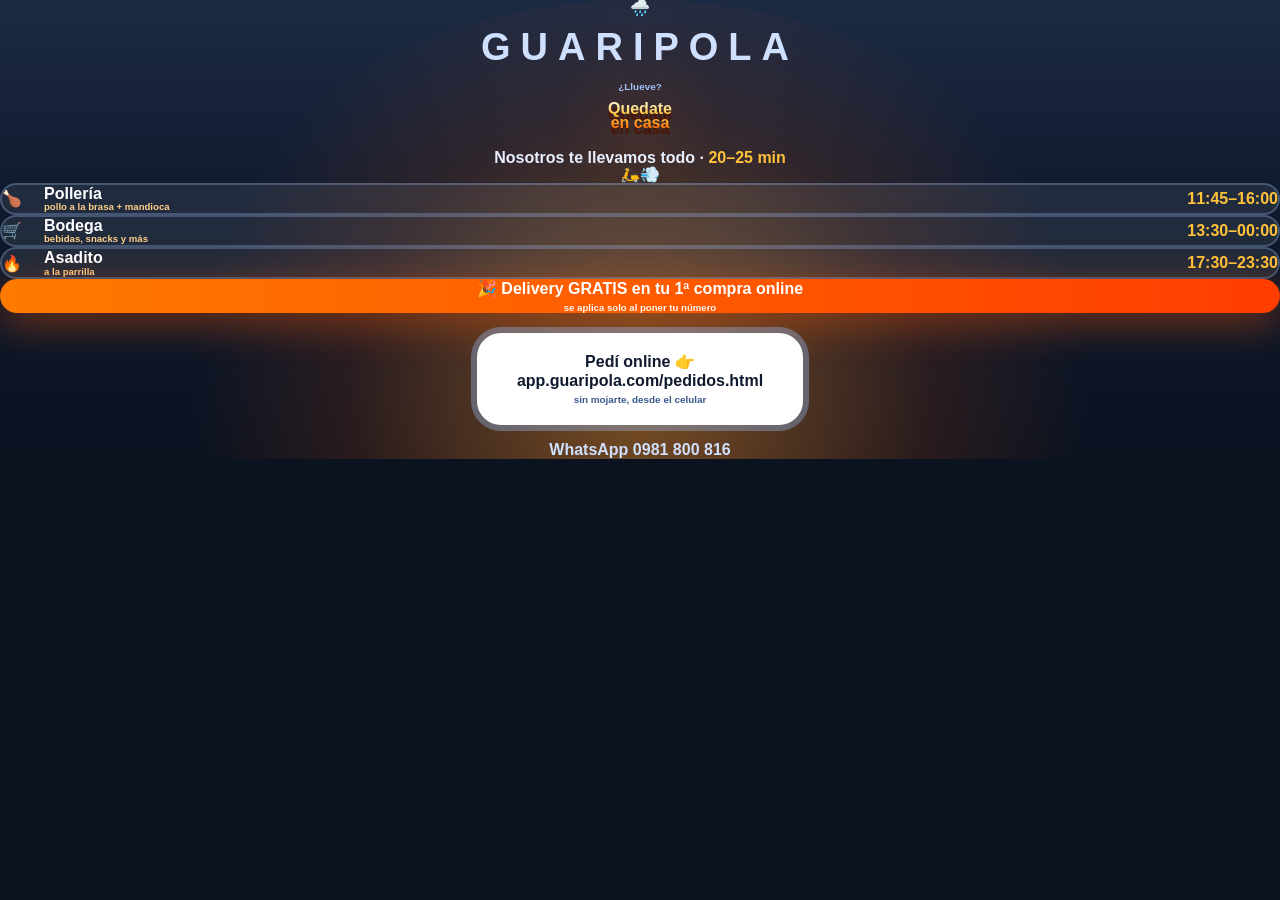
<file: redes/lluvia.html>
<!doctype html>
<html><head><meta charset="utf-8">
<style>
*{margin:0;padding:0;box-sizing:border-box}
html,body{background:#0b1220}
body{width:var(--w);height:var(--h);overflow:hidden;font-family:"Inter Display","Inter",sans-serif;color:#fff}
.c{position:relative;width:100%;height:100%;display:flex;flex-direction:column;align-items:center;padding:var(--pad) 70px var(--padb,var(--pad));
  background:linear-gradient(180deg,#1c2a44 0%,#0f1a2e 45%,#0b1220 100%);overflow:hidden}
.drop{position:absolute;top:-200px;width:3px;height:var(--dl,90px);border-radius:3px;background:linear-gradient(180deg,transparent,rgba(170,205,255,.75));
  animation:fall linear infinite;z-index:0}
.warm{position:absolute;left:50%;top:var(--wy);width:1000px;height:800px;margin-left:-500px;border-radius:50%;
  background:radial-gradient(circle,rgba(255,150,40,.45),rgba(255,90,0,.12) 45%,transparent 70%);animation:pulse 2.2s ease-in-out infinite alternate}
.z{position:relative;z-index:1}
.cloud{font-family:"Noto Color Emoji";font-size:var(--cl);line-height:1;animation:drop .8s cubic-bezier(.2,1.4,.4,1) both,sway 3s 1s ease-in-out infinite alternate}
.brand{margin-top:10px;font-size:38px;font-weight:700;letter-spacing:10px;color:#cfe0ff;animation:fade .6s .2s both}
h1{margin-top:14px;text-align:center;font-weight:900;line-height:.9;font-size:var(--h1);animation:slam .8s .35s cubic-bezier(.2,1.5,.4,1) both}
h1 .q{display:block;color:#9cc4ff;font-size:.62em;margin-bottom:10px}
h1 .b{display:block;background:linear-gradient(180deg,#fff6c9,#ffc23a 45%,#ff6a00);-webkit-background-clip:text;color:transparent;
  filter:drop-shadow(0 6px 0 #4a1503) drop-shadow(0 0 36px rgba(255,120,0,.45))}
.sub{margin-top:18px;font-size:var(--sz);font-weight:700;color:#e7efff;text-align:center;animation:fade .6s 1s both}
.sub b{color:#ffc23a}
.moto{font-family:"Noto Color Emoji";font-size:var(--mo);line-height:1;margin-top:var(--mt);animation:ride 1s 1.1s cubic-bezier(.2,1.2,.4,1) both,bump .45s 2.1s ease-in-out infinite alternate}
.locs{width:100%;margin-top:var(--lt);display:flex;flex-direction:column;gap:var(--gap)}
.loc{display:flex;align-items:center;gap:22px;background:rgba(255,255,255,.08);border:2px solid rgba(160,200,255,.28);border-radius:24px;padding:var(--rp) 30px;backdrop-filter:blur(4px)}
.loc:nth-child(1){animation:slide .55s 1.9s cubic-bezier(.2,1.3,.4,1) both}
.loc:nth-child(2){animation:slide .55s 2.3s cubic-bezier(.2,1.3,.4,1) both}
.loc:nth-child(3){animation:slide .55s 2.7s cubic-bezier(.2,1.3,.4,1) both}
.loc .e{font-family:"Noto Color Emoji";font-size:calc(var(--rn)*1.25)}
.loc b{flex:1;font-size:var(--rn);font-weight:800;line-height:1.1}
.loc b i{display:block;font-style:normal;font-weight:600;font-size:.6em;color:#ffcf8a}
.loc .hr{font-size:calc(var(--rn)*.92);font-weight:800;color:#ffc23a;white-space:nowrap}
.gift{margin-top:var(--gt);width:100%;text-align:center;background:linear-gradient(90deg,#ff7a00,#ff3d00);border-radius:24px;padding:var(--rp) 24px;
  font-size:calc(var(--rn)*.95);font-weight:900;box-shadow:0 10px 40px rgba(255,90,0,.45);animation:stamp .55s 3.2s cubic-bezier(.2,1.6,.4,1) both}
.gift small{display:block;font-size:.6em;font-weight:700;opacity:.95;margin-top:4px}
.info{margin-top:auto;padding-top:20px;width:100%;text-align:center}
.cta{display:inline-block;line-height:1.15;background:#fff;color:#0f1a2e;border-radius:24px;padding:20px 40px;font-weight:900;font-size:var(--hz);
  box-shadow:0 0 0 6px rgba(156,196,255,.35);animation:up .6s 3.7s both,beat 1s 4.6s ease-in-out infinite}
.cta small{display:block;font-size:.62em;font-weight:700;color:#3a5a8a;margin-top:4px}
.wa{margin-top:16px;font-size:calc(var(--hz)*.85);font-weight:700;color:#cfe0ff;animation:fade .6s 4.1s both}
@keyframes fall{to{transform:translate(-120px,2400px)}}
@keyframes drop{from{transform:translateY(-200px);opacity:0}}
@keyframes sway{to{transform:translateX(18px)}}
@keyframes fade{from{opacity:0}}
@keyframes slam{from{transform:scale(2.2);opacity:0}}
@keyframes ride{from{transform:translateX(-900px)}}
@keyframes bump{to{transform:translateY(-8px) rotate(-2deg)}}
@keyframes slide{from{transform:translateX(120%);opacity:0}}
@keyframes stamp{from{transform:scale(2.5) rotate(-6deg);opacity:0}}
@keyframes up{from{transform:translateY(80px);opacity:0}}
@keyframes beat{50%{transform:scale(1.05)}}
@keyframes pulse{to{transform:scale(1.1);opacity:.75}}
</style></head>
<body><div class="c">
  <div class="warm"></div>
  <div class="z cloud">🌧️</div>
  <div class="z brand">GUARIPOLA</div>
  <h1 class="z"><span class="q">¿Llueve?</span><span class="b">Quedate<br>en casa</span></h1>
  <div class="z sub">Nosotros te llevamos todo · <b>20–25 min</b></div>
  <div class="z moto">🛵💨</div>
  <div class="z locs">
    <div class="loc"><span class="e">🍗</span><b>Pollería<i>pollo a la brasa + mandioca</i></b><span class="hr">11:45–16:00</span></div>
    <div class="loc"><span class="e">🛒</span><b>Bodega<i>bebidas, snacks y más</i></b><span class="hr">13:30–00:00</span></div>
    <div class="loc"><span class="e">🔥</span><b>Asadito<i>a la parrilla</i></b><span class="hr">17:30–23:30</span></div>
  </div>
  <div class="z gift">🎉 Delivery GRATIS en tu 1ª compra online<small>se aplica solo al poner tu número</small></div>
  <div class="z info">
    <div class="cta">Pedí online 👉<br>app.guaripola.com/pedidos.html<small>sin mojarte, desde el celular</small></div>
    <div class="wa">WhatsApp 0981 800 816</div>
  </div>
</div>
<script>
const c=document.querySelector('.c');
for(let i=0;i<70;i++){const d=document.createElement('div');d.className='drop';
  d.style.left=((i*53)%115)+'%';d.style.animationDuration=(0.7+((i*7)%6)*0.08)+'s';d.style.animationDelay=(-((i*0.137)%1.2))+'s';
  d.style.setProperty('--dl',(60+(i*11)%70)+'px');d.style.opacity=.35+((i*3)%6)/10;c.appendChild(d);}
</script>
</body></html>
</file>
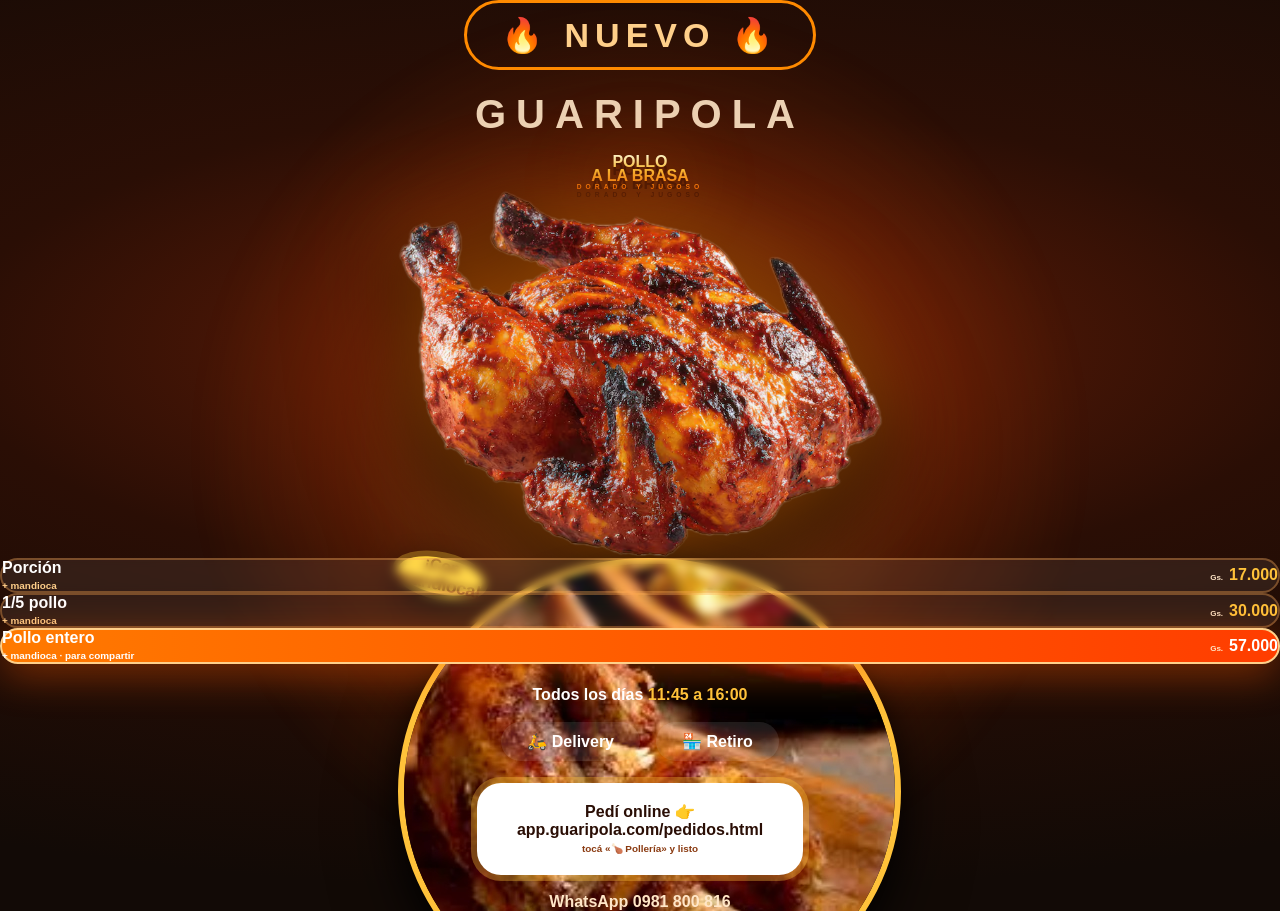
<file: redes/polleria.html>
<!doctype html>
<html><head><meta charset="utf-8">
<style>
*{margin:0;padding:0;box-sizing:border-box}
html,body{background:#120a06}
body{width:var(--w);height:var(--h);overflow:hidden;font-family:"Inter Display","Inter",sans-serif;color:#fff}
.c{position:relative;width:100%;height:100%;display:flex;flex-direction:column;align-items:center;padding:var(--pad) 70px var(--padb,var(--pad));
  background:radial-gradient(120% 60% at 50% 38%,#6b1f07 0%,#2a0e05 45%,#120a06 100%);overflow:hidden}
.glow{position:absolute;left:50%;top:var(--gy);width:900px;height:900px;margin-left:-450px;border-radius:50%;
  background:radial-gradient(circle,rgba(255,140,30,.55),rgba(255,80,0,.15) 45%,transparent 70%);filter:blur(10px);animation:pulse 2s ease-in-out infinite alternate}
.spark{position:absolute;z-index:0;width:10px;height:10px;border-radius:50%;background:#ffb347;box-shadow:0 0 14px #ff8a00;opacity:0;animation:rise 4s linear infinite}
.tag{position:relative;font-weight:800;font-size:34px;letter-spacing:6px;color:#ffcf8a;border:3px solid #ff8a00;border-radius:999px;padding:12px 34px;animation:drop .7s cubic-bezier(.2,1.4,.4,1) both}
.brand{position:relative;margin-top:22px;font-size:40px;font-weight:700;letter-spacing:10px;color:#ffe6c7;opacity:.9;animation:fade .6s .2s both}
h1{position:relative;margin-top:18px;text-align:center;font-weight:900;line-height:.86;font-size:var(--h1);text-transform:uppercase;
  background:linear-gradient(180deg,#fff6c9 0%,#ffc23a 40%,#ff6a00 100%);-webkit-background-clip:text;color:transparent;
  filter:drop-shadow(0 8px 0 #4a1503) drop-shadow(0 0 40px rgba(255,120,0,.45));animation:slam .8s .35s cubic-bezier(.2,1.5,.4,1) both}
h1 small{display:block;font-size:.42em;letter-spacing:4px;line-height:1.1}
.hero{position:relative;font-size:var(--emo);line-height:1;margin-top:var(--emt);font-family:"Noto Color Emoji";
  filter:drop-shadow(0 20px 30px rgba(0,0,0,.6));animation:pop .7s .9s cubic-bezier(.2,1.6,.4,1) both,bob 2.4s 1.6s ease-in-out infinite alternate}
.fire{position:absolute;font-family:"Noto Color Emoji";font-size:calc(var(--emo)*.42);bottom:-10px;animation:pop .6s 1.1s both,flick .35s 1.7s ease-in-out infinite alternate}
.fire.l{left:-8%}.fire.r{right:-8%}
.hero .ent{display:block;width:calc(var(--emo)*2.9);filter:drop-shadow(0 0 40px rgba(255,120,0,.55)) drop-shadow(0 24px 30px rgba(0,0,0,.6))}
.hero .foto{position:absolute;left:calc(var(--emo)*-.95);bottom:calc(var(--emo)*-.05);width:calc(var(--emo)*1.25);height:calc(var(--emo)*1.25);object-fit:cover;object-position:40% 55%;
  border-radius:50%;border:6px solid #ffc23a;box-shadow:0 12px 30px rgba(0,0,0,.6);animation:pop .6s 1.3s cubic-bezier(.2,1.6,.4,1) both}
.stk{position:absolute;right:calc(var(--emo)*-.85);top:calc(var(--emo)*.05);width:calc(var(--emo)*1.15);height:calc(var(--emo)*1.15);border-radius:50%;
  background:#ffd23a;color:#5a1a02;display:flex;flex-direction:column;align-items:center;justify-content:center;text-align:center;font-family:"Inter Display",sans-serif;
  font-weight:800;font-size:calc(var(--emo)*.17);line-height:1.05;transform:rotate(12deg);box-shadow:0 0 0 6px rgba(255,210,58,.3),0 12px 30px rgba(0,0,0,.5);
  animation:stamp .5s 1.5s cubic-bezier(.2,1.8,.4,1) both}
.stk b{font-weight:900;font-size:1.12em;letter-spacing:-.5px}
@keyframes stamp{from{transform:rotate(12deg) scale(3);opacity:0}}
.list{position:relative;z-index:1;width:100%;margin-top:var(--lt);display:flex;flex-direction:column;gap:var(--gap)}
.row{display:flex;align-items:center;justify-content:space-between;background:rgba(255,255,255,.07);border:2px solid rgba(255,170,80,.35);
  border-radius:26px;padding:var(--rp) 34px;backdrop-filter:blur(4px)}
.row:nth-child(1){animation:slide .6s 1.8s cubic-bezier(.2,1.3,.4,1) both}
.row:nth-child(2){animation:slide .6s 2.4s cubic-bezier(.2,1.3,.4,1) both}
.row:nth-child(3){animation:slide .6s 3.0s cubic-bezier(.2,1.3,.4,1) both}
.row b{font-size:var(--rn);font-weight:800;line-height:1.05}
.row b i{display:block;font-style:normal;font-weight:600;font-size:.62em;color:#ffcf8a;margin-top:4px}
.pr{font-size:var(--rpz);font-weight:900;color:#ffc23a;white-space:nowrap}
.pr span{font-size:.5em;font-weight:700;color:#ffe6c7;margin-right:6px}
.row.star{background:linear-gradient(90deg,#ff7a00,#ff3d00);border-color:#ffd08a;box-shadow:0 10px 40px rgba(255,90,0,.45)}
.row.star .pr,.row.star b i{color:#fff}
.info{position:relative;z-index:1;margin-top:auto;padding-top:22px;width:100%;text-align:center;animation:up .6s 3.7s both}
.hrs{font-size:var(--hz);font-weight:800}
.hrs em{font-style:normal;color:#ffc23a}
.chips{display:flex;justify-content:center;gap:16px;margin:18px 0 22px}
.chips span{font-size:calc(var(--hz)*.78);font-weight:700;background:rgba(255,255,255,.1);border-radius:999px;padding:10px 26px}
.cta{display:inline-block;line-height:1.15;background:#fff;color:#2a0e05;border-radius:24px;padding:20px 40px;font-weight:900;font-size:calc(var(--hz)*1.05);
  box-shadow:0 0 0 6px rgba(255,194,58,.35);animation:up .6s 4.2s both,beat 1s 5s ease-in-out infinite}
.cta small{display:block;font-size:.62em;font-weight:700;color:#8a3a10;margin-top:4px}
.wa{margin-top:18px;font-size:calc(var(--hz)*.9);font-weight:700;color:#ffe6c7;animation:fade .6s 4.6s both}
@keyframes drop{from{transform:translateY(-120px);opacity:0}}
@keyframes fade{from{opacity:0}}
@keyframes slam{from{transform:scale(2.4);opacity:0}}
@keyframes pop{from{transform:scale(0) rotate(-20deg);opacity:0}}
@keyframes bob{to{transform:translateY(-18px) rotate(3deg)}}
@keyframes flick{to{transform:scale(1.12) translateY(-6px)}}
@keyframes slide{from{transform:translateX(-120%);opacity:0}}
@keyframes up{from{transform:translateY(80px);opacity:0}}
@keyframes beat{50%{transform:scale(1.05)}}
@keyframes pulse{to{transform:scale(1.12);opacity:.8}}
@keyframes rise{0%{transform:translateY(0);opacity:0}10%{opacity:1}100%{transform:translateY(-1100px);opacity:0}}
</style></head>
<body><div class="c">
  <div class="glow"></div>
  <div class="tag">🔥 NUEVO 🔥</div>
  <div class="brand">GUARIPOLA</div>
  <h1>Pollo<br>a la brasa<small>dorado y jugoso</small></h1>
  <div class="hero"><img class="ent" src="entero.png" alt=""><img class="foto" src="cuarto.jpg" alt=""><div class="stk">¡Con<br><b>mandioca!</b></div></div>
  <div class="list">
    <div class="row"><b>Porción<i>+ mandioca</i></b><div class="pr"><span>Gs.</span>17.000</div></div>
    <div class="row"><b>1/5 pollo<i>+ mandioca</i></b><div class="pr"><span>Gs.</span>30.000</div></div>
    <div class="row star"><b>Pollo entero<i>+ mandioca · para compartir</i></b><div class="pr"><span>Gs.</span>57.000</div></div>
  </div>
  <div class="info">
    <div class="hrs">Todos los días <em>11:45 a 16:00</em></div>
    <div class="chips"><span>🛵 Delivery</span><span>🏪 Retiro</span></div>
    <div class="cta">Pedí online 👉<br>app.guaripola.com/pedidos.html<small>tocá «🍗 Pollería» y listo</small></div>
    <div class="wa">WhatsApp 0981 800 816</div>
  </div>
</div>
<script>
// sparks
const c=document.querySelector('.c');
for(let i=0;i<26;i++){const s=document.createElement('div');s.className='spark';
  s.style.left=(5+((i*37)%90))+'%';s.style.bottom=(-2-((i*13)%10))+'%';s.style.animationDelay=(-(i*0.37)%4)+'s';
  const z=4+(i*7)%9;s.style.width=s.style.height=z+'px';c.appendChild(s);}
</script>
</body></html>
</file>
